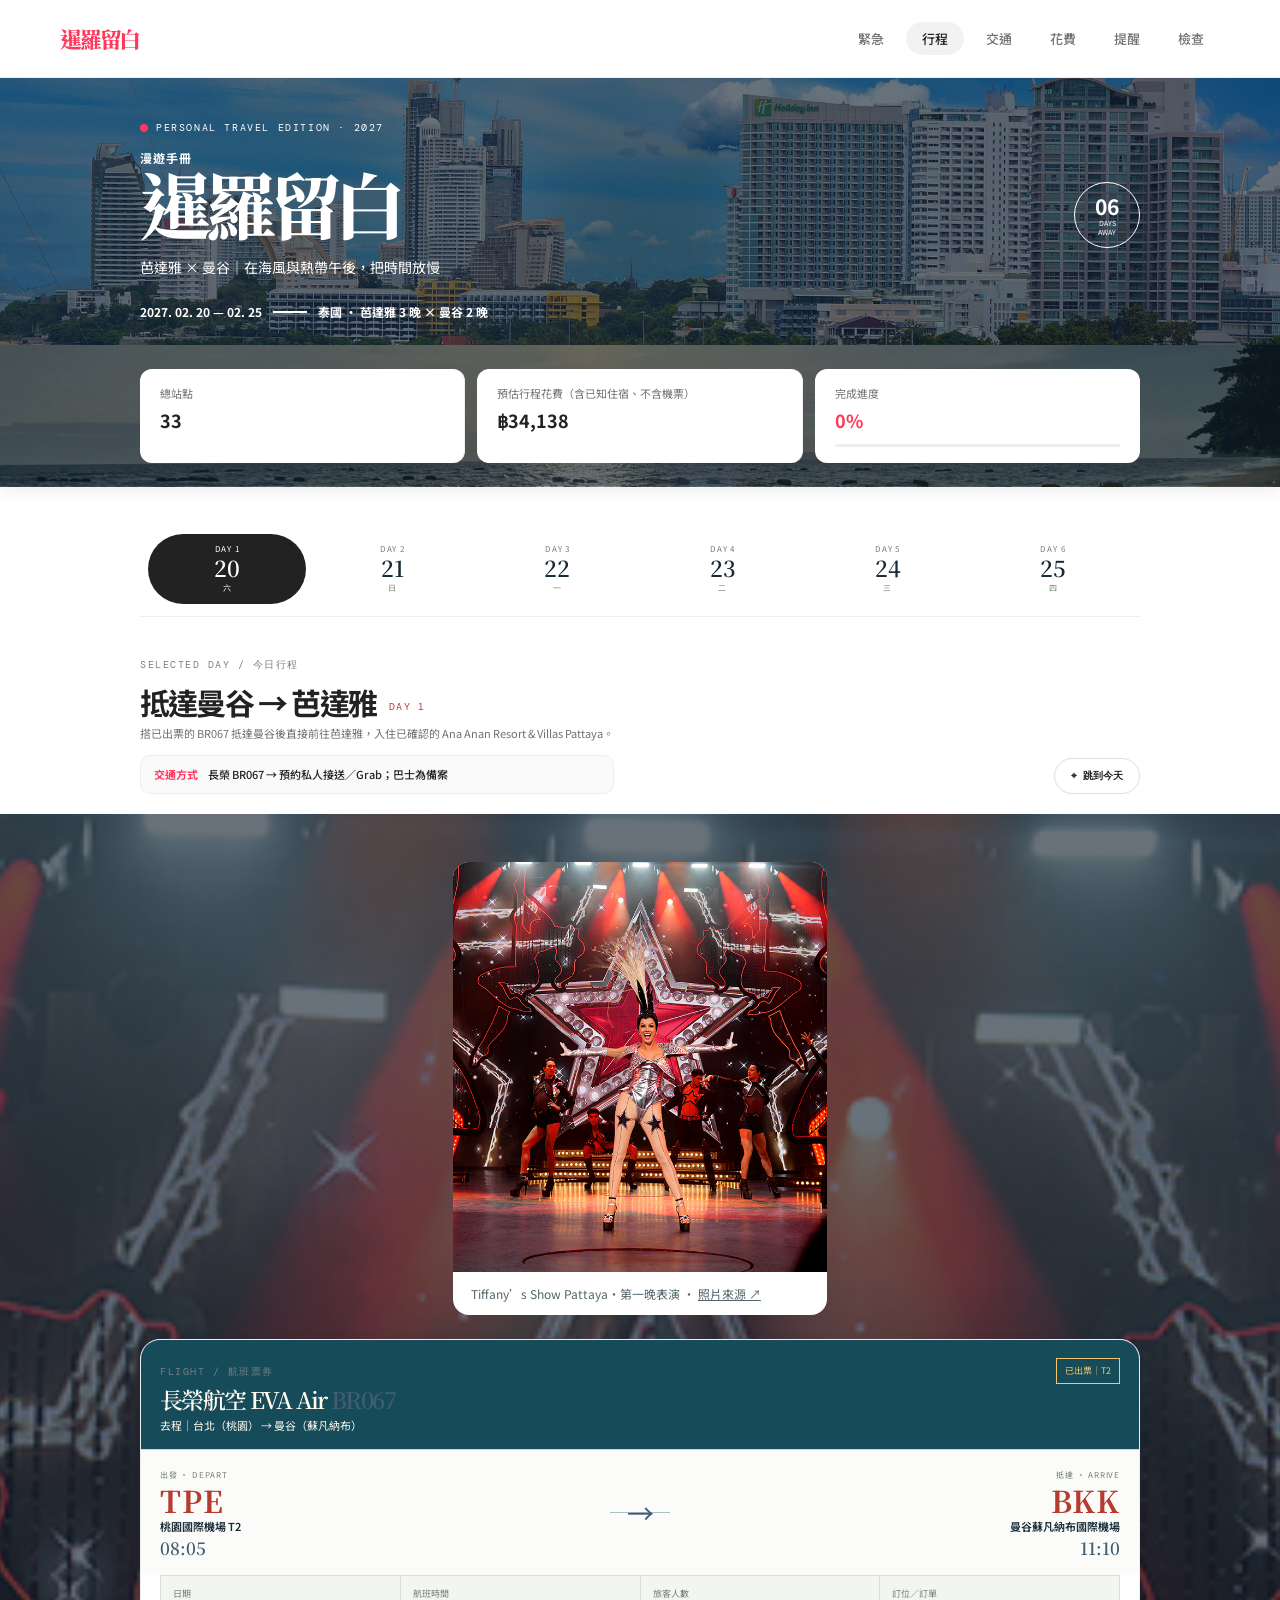
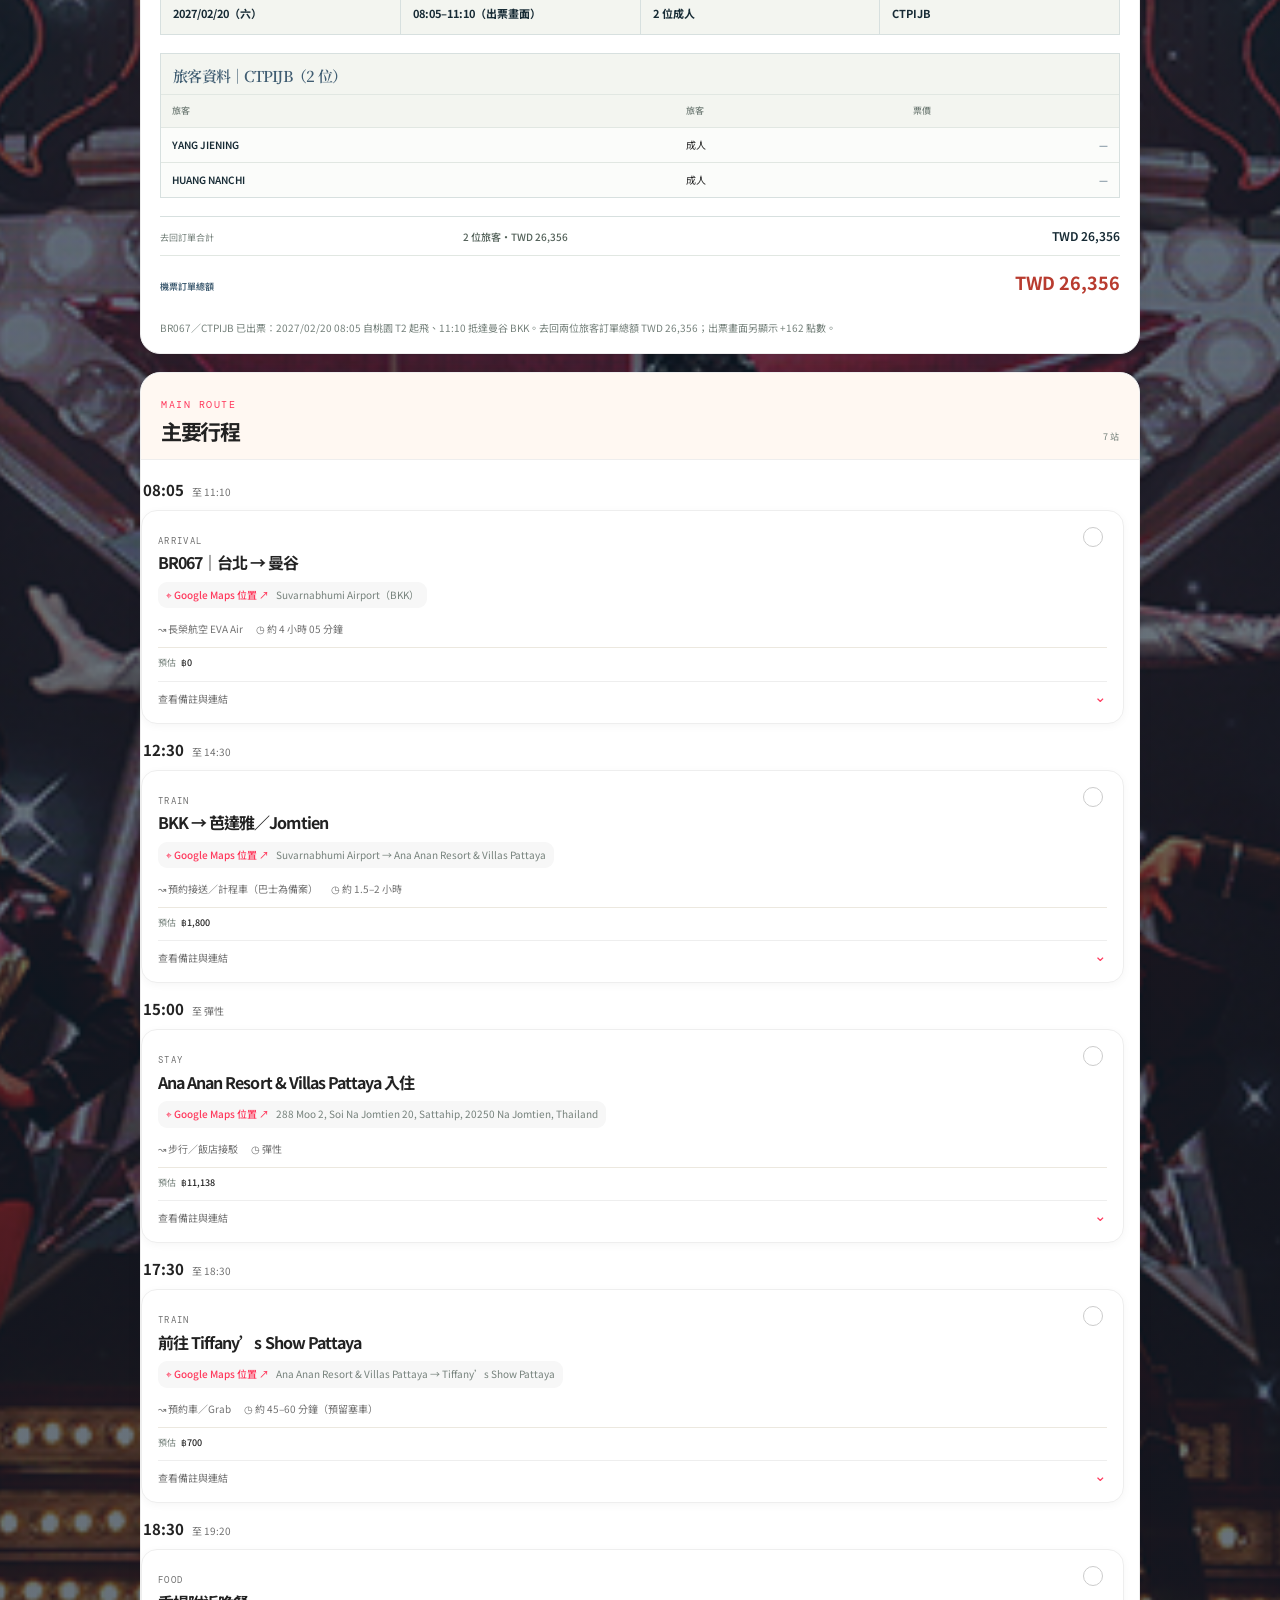
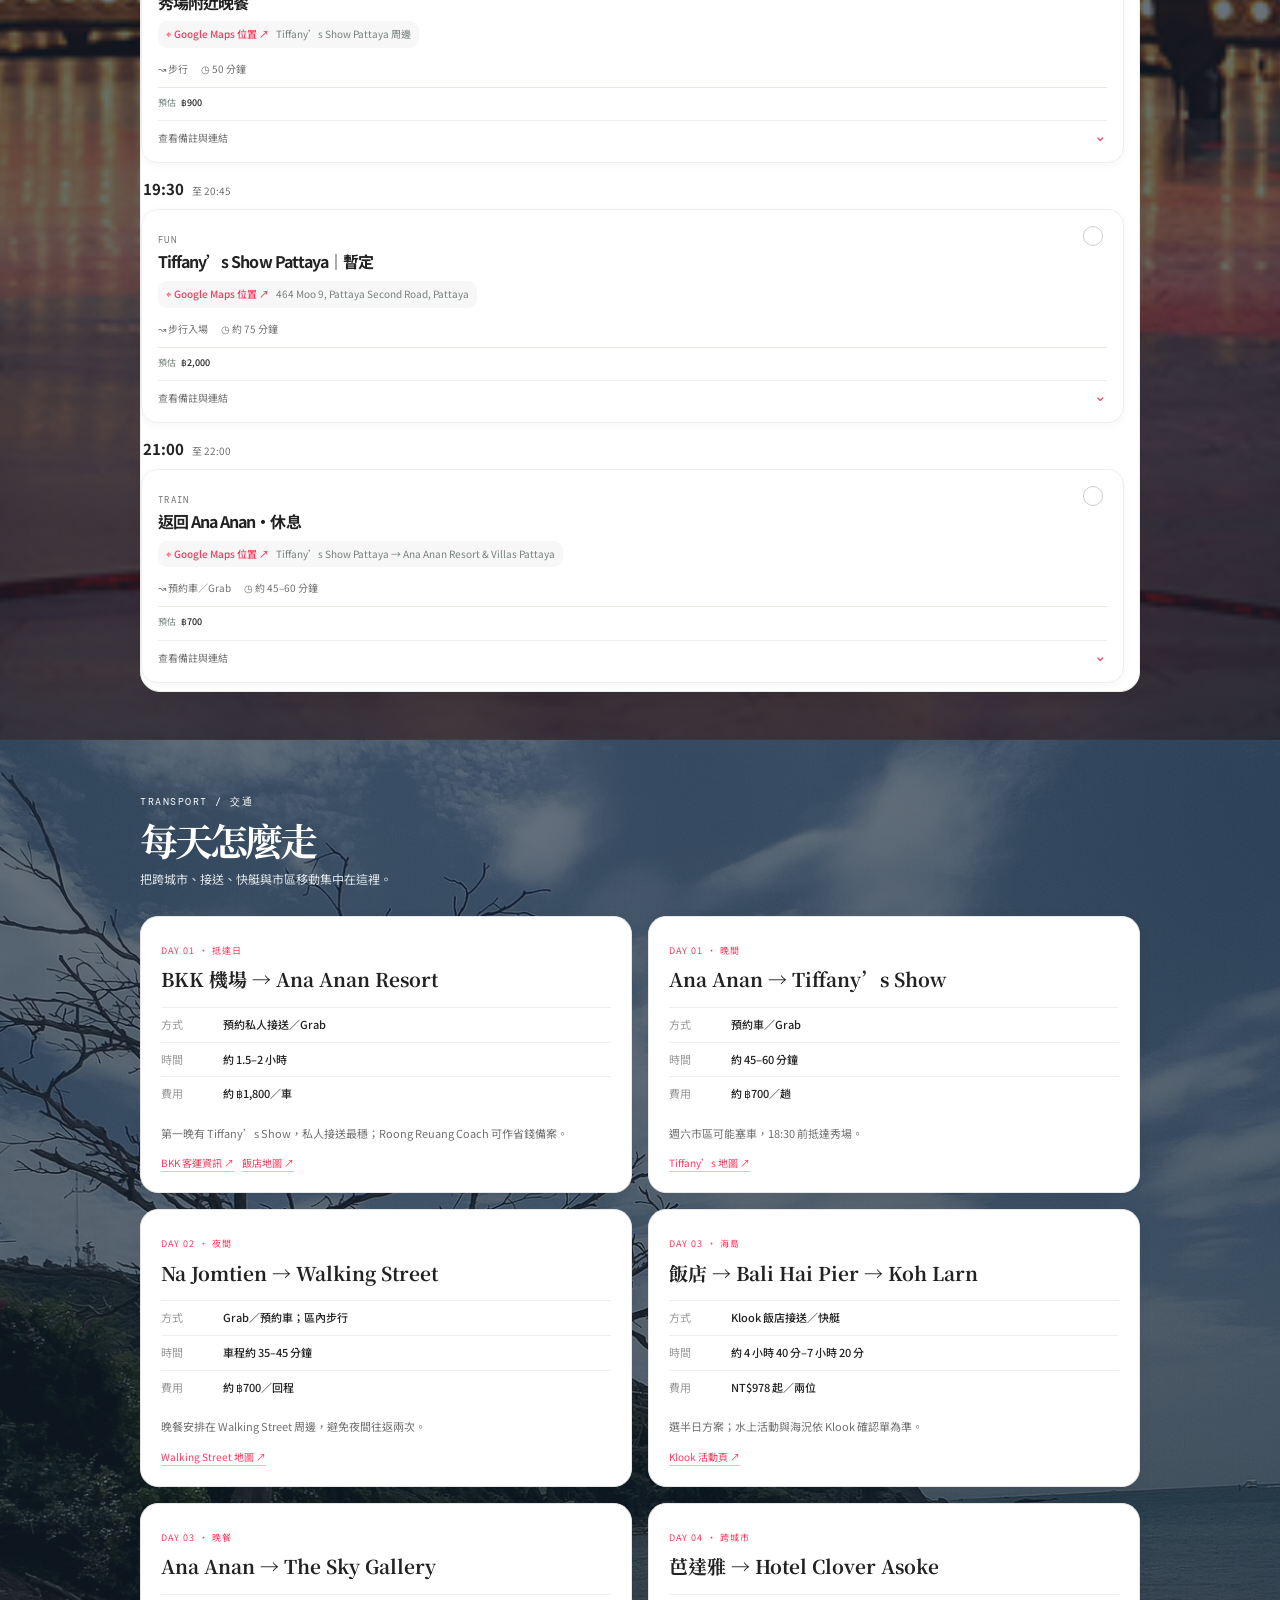
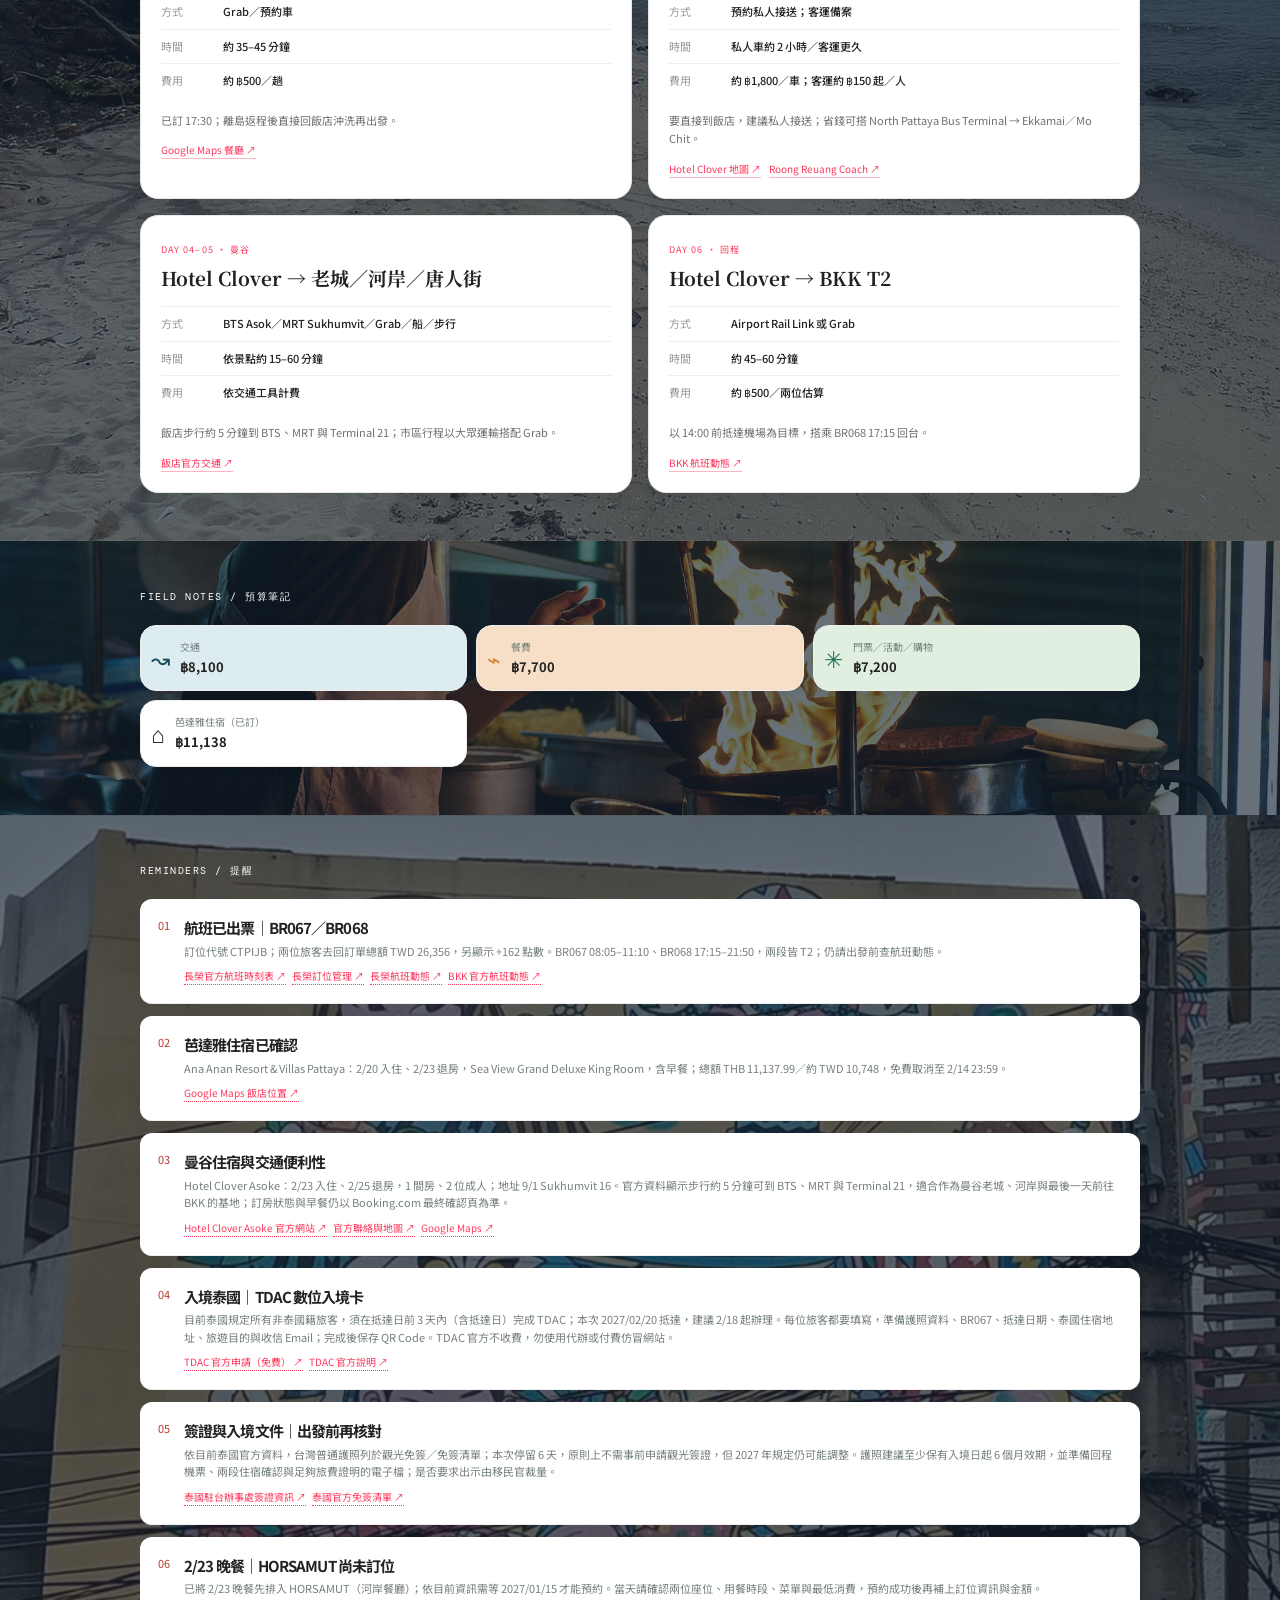
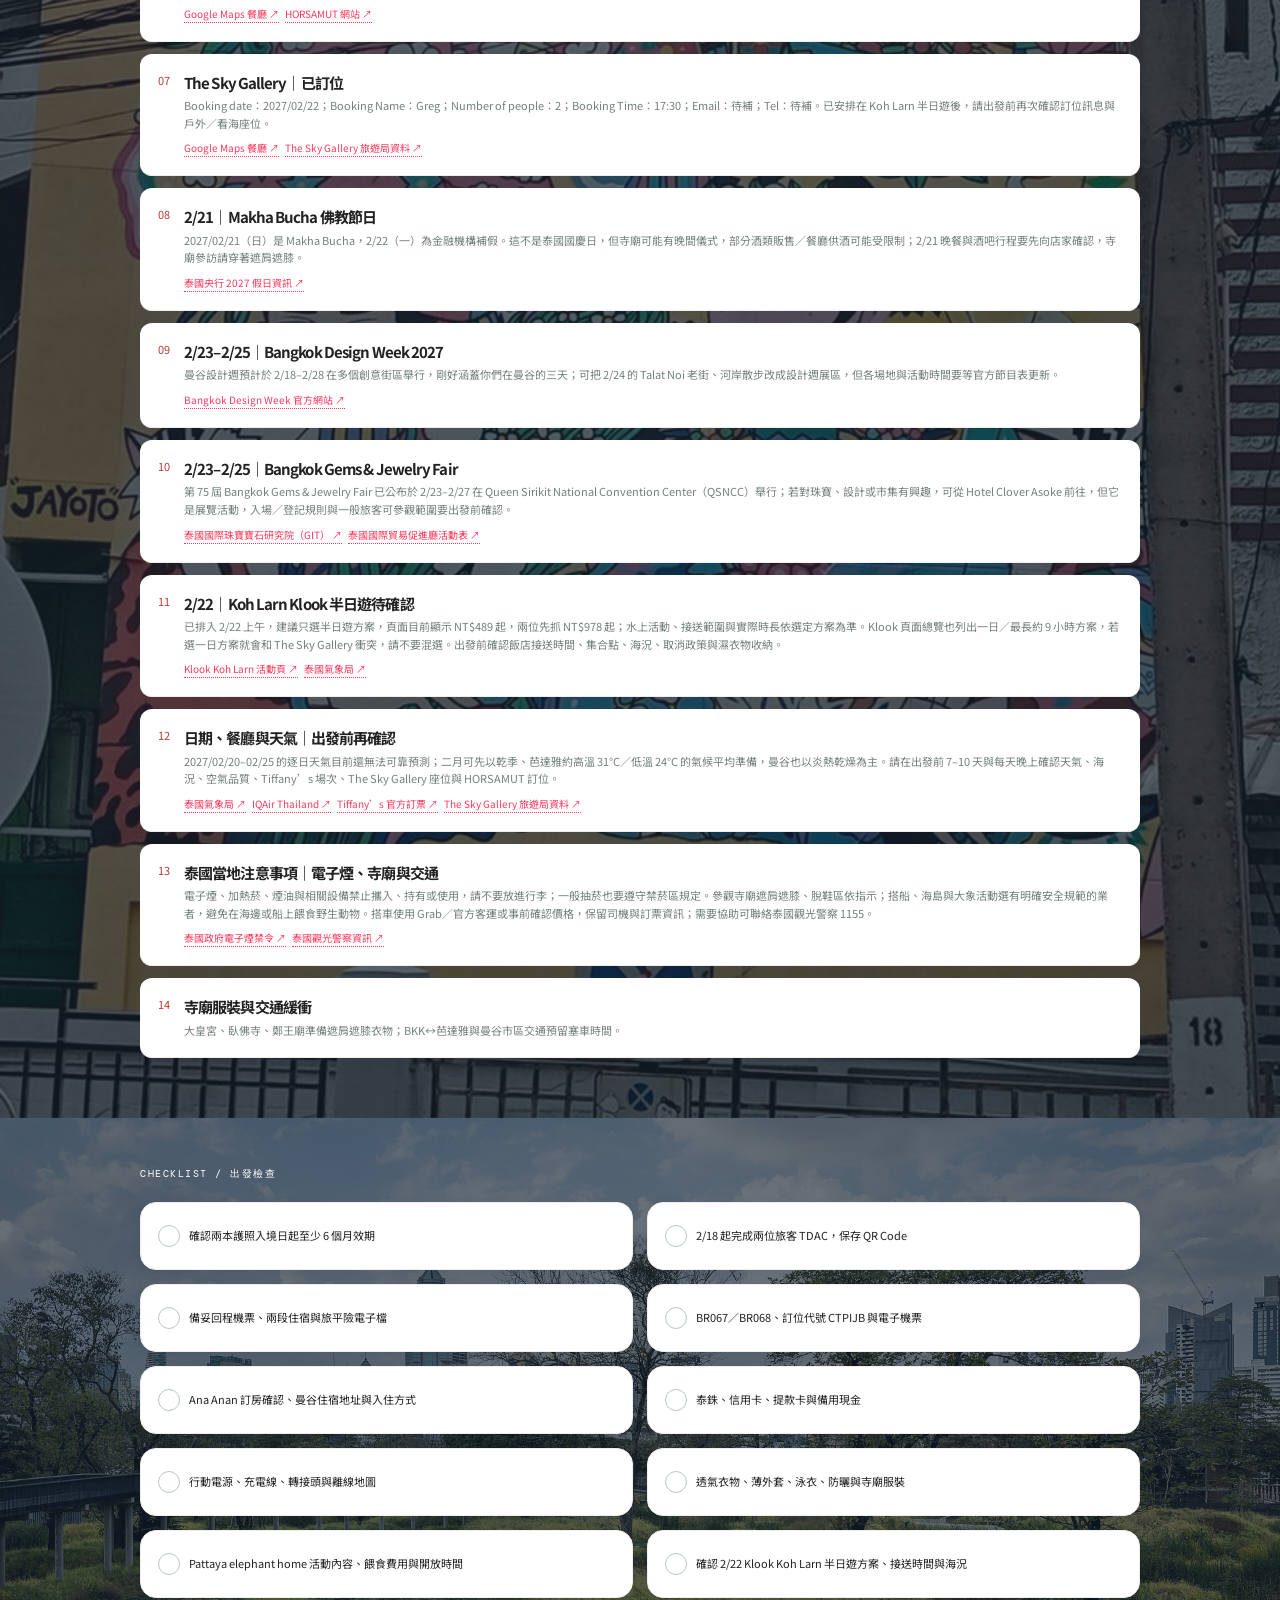
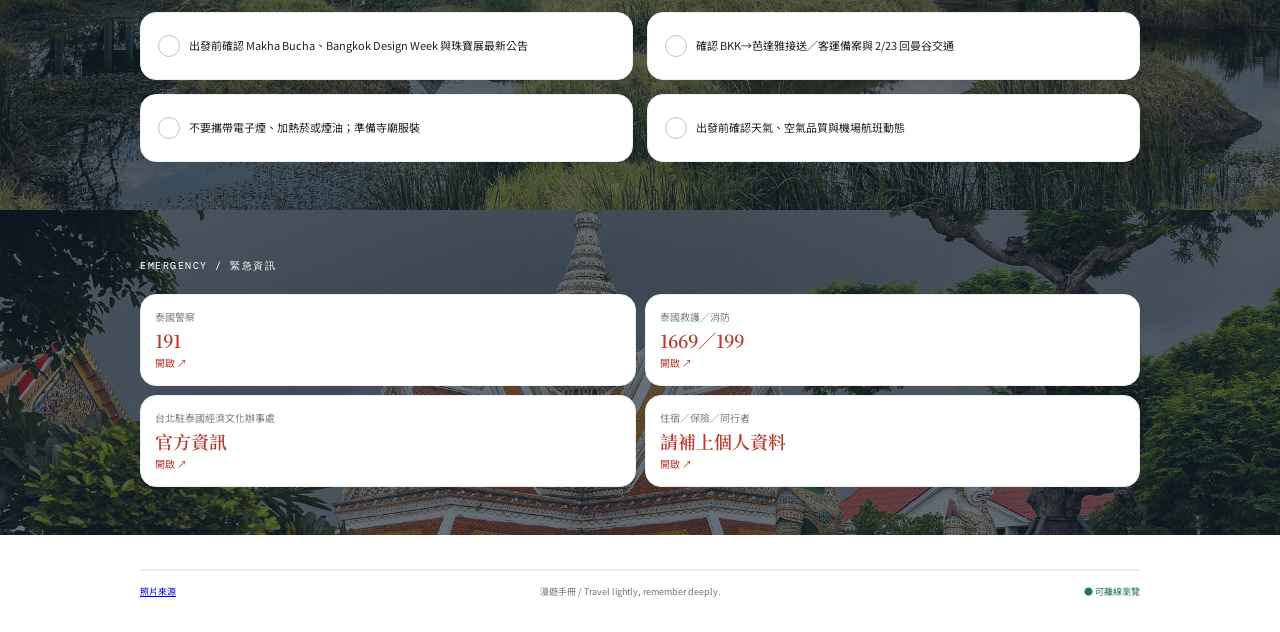
<file: index.html>
<!doctype html>
<html lang="zh-Hant">
  <head>
    <meta charset="UTF-8" />
    <meta name="viewport" content="width=device-width, initial-scale=1, viewport-fit=cover" />
    <meta name="theme-color" content="#263544" />
    <meta name="description" content="一份離線也能使用的手機旅程手冊" />
    <link rel="manifest" href="manifest.webmanifest" />
    <link rel="stylesheet" href="styles.css?v=98" />
    <title>漫遊手冊 · 暹羅留白</title>
  </head>
  <body>
    <div class="paper-texture"></div>
    <main class="app-shell">
      <nav class="main-nav" aria-label="主要導覽">
        <div class="nav-links">
          <button class="nav-link" data-panel="emergency" data-target="emergency-section" type="button">緊急</button>
          <button class="nav-link active" data-panel="itinerary" data-target="itinerary-section" type="button">行程</button>
          <button class="nav-link" data-panel="transport" data-target="transport-section" type="button">交通</button>
          <button class="nav-link" data-panel="budget" data-target="budget-section" type="button">花費</button>
          <button class="nav-link" data-panel="reminders" data-target="reminders-section" type="button">提醒</button>
          <button class="nav-link" data-panel="checks" data-target="checks-section" type="button">檢查</button>
        </div>
        <button class="menu-button" id="menu-button" type="button" aria-label="開啟選單" aria-expanded="false"><i></i><i></i><i></i></button>
      </nav>
      <header class="masthead">
        <div class="eyebrow"><span class="eyebrow-dot"></span> PERSONAL TRAVEL EDITION · 2027</div>
        <div class="masthead-row">
          <div>
            <p class="kicker">漫遊手冊</p>
            <h1 id="trip-title">暹羅留白</h1>
            <p id="trip-subtitle" class="subtitle"></p>
          </div>
          <div class="stamp" aria-label="行程天數"><strong id="trip-days">06</strong><span>DAYS<br />AWAY</span></div>
        </div>
        <div class="date-ribbon"><span id="trip-date-range"></span><span class="ribbon-line"></span><span id="trip-location"></span></div>
      </header>

      <section class="quick-panel tab-panel" data-panel="itinerary" aria-label="旅程摘要">
        <div class="quick-item"><span>總站點</span><strong id="total-stops">—</strong></div>
        <div class="quick-item"><span>預估行程花費（含已知住宿、不含機票）</span><strong id="total-budget">—</strong></div>
        <div class="quick-item progress-item"><span>完成進度</span><strong id="progress-text">0%</strong><div class="progress-track"><div id="progress-bar"></div></div></div>
      </section>

      <section id="itinerary-section" class="anchor-section tab-panel" data-panel="itinerary"><nav class="day-tabs" id="day-tabs" aria-label="每日行程"></nav></section>

      <section id="day-header" class="day-header tab-panel" data-panel="itinerary">
        <div><span class="section-label">SELECTED DAY / 今日行程</span><h2 id="selected-day-title"></h2><p id="selected-day-summary"></p><div class="day-transport"><span>交通方式</span><strong id="selected-day-transport"></strong></div></div>
        <button class="today-button" id="today-button" type="button">⌖ 跳到今天</button>
      </section>

      <section class="timeline tab-panel" data-panel="itinerary" id="timeline" aria-live="polite"></section>

      <section class="transport-section tab-panel" data-panel="transport" id="transport-section" aria-labelledby="transport-heading">
        <div class="section-heading"><span class="section-label">TRANSPORT / 交通</span><h2 id="transport-heading">每天怎麼走</h2><p>把跨城市、接送、快艇與市區移動集中在這裡。</p></div>
        <div class="transport-grid" id="transport-grid"></div>
      </section>

      <section class="budget-section tab-panel" data-panel="budget" id="budget-section">
        <div class="section-label">FIELD NOTES / 預算筆記</div>
        <div class="budget-grid" id="budget-grid"></div>
      </section>

      <section class="utility-section tab-panel" data-panel="reminders" id="reminders-section">
        <div class="section-label">REMINDERS / 提醒</div>
        <div class="utility-list" id="reminders-list"></div>
      </section>

      <section class="utility-section tab-panel" data-panel="checks" id="checks-section">
        <div class="section-label">CHECKLIST / 出發檢查</div>
        <div class="checklist" id="checklist"></div>
      </section>

      <section class="utility-section tab-panel" data-panel="emergency" id="emergency-section">
        <div class="section-label">EMERGENCY / 緊急資訊</div>
        <div class="emergency-grid" id="emergency-grid"></div>
      </section>

      <footer><a href="photo-credits.html">照片來源</a><span>漫遊手冊 / Travel lightly, remember deeply.</span><span id="offline-status">● 可離線瀏覽</span></footer>
    </main>
    <script src="data.js?v=98"></script>
    <script src="app.js?v=98"></script>
  </body>
</html>
</file>
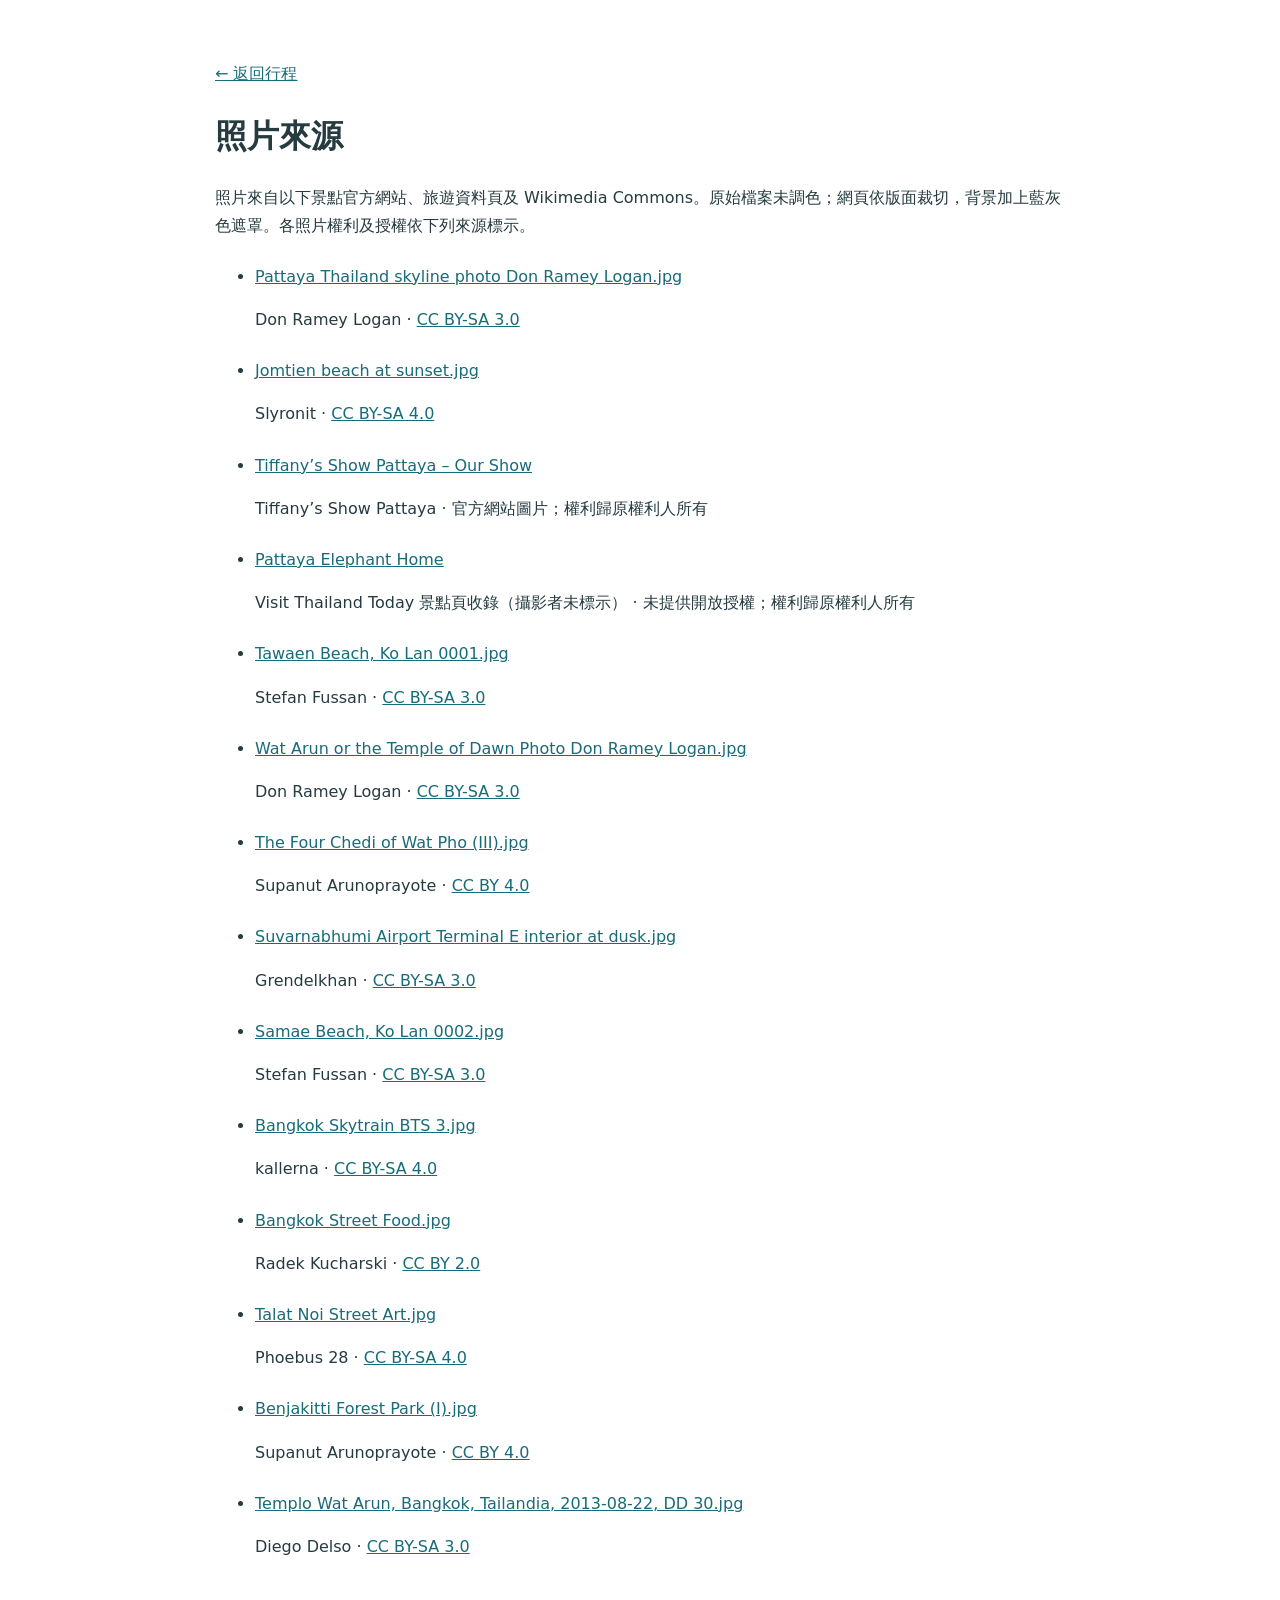
<file: photo-credits.html>
<!doctype html><html lang="zh-Hant"><meta charset="utf-8"><meta name="viewport" content="width=device-width,initial-scale=1"><title>照片來源｜暹羅留白</title><style>body{font:16px/1.7 system-ui;max-width:850px;margin:40px auto;padding:20px;color:#263b40}li{margin:24px 0;overflow-wrap:anywhere}a{color:#186b78}</style><a href="index.html">← 返回行程</a><h1>照片來源</h1><p>照片來自以下景點官方網站、旅遊資料頁及 Wikimedia Commons。原始檔案未調色；網頁依版面裁切，背景加上藍灰色遮罩。各照片權利及授權依下列來源標示。</p><ul><li id="cover"><a href="https://commons.wikimedia.org/wiki/File:Pattaya_Thailand_skyline_photo_Don_Ramey_Logan.jpg">Pattaya Thailand skyline photo Don Ramey Logan.jpg</a><p>Don Ramey Logan · <a href="https://creativecommons.org/licenses/by-sa/3.0">CC BY-SA 3.0</a></p></li><li id="summary"><a href="https://commons.wikimedia.org/wiki/File:Jomtien_beach_at_sunset.jpg">Jomtien beach at sunset.jpg</a><p>Slyronit · <a href="https://creativecommons.org/licenses/by-sa/4.0">CC BY-SA 4.0</a></p></li><li id="day-1"><a href="https://www.tiffany-show.co.th/">Tiffany’s Show Pattaya – Our Show</a><p>Tiffany’s Show Pattaya · 官方網站圖片；權利歸原權利人所有</p></li><li id="day-2"><a href="https://www.visitthailandtoday.com/activities-tours/pattaya/pattaya-elephant-home">Pattaya Elephant Home</a><p>Visit Thailand Today 景點頁收錄（攝影者未標示） · 未提供開放授權；權利歸原權利人所有</p></li><li id="day-3"><a href="https://commons.wikimedia.org/wiki/File:Tawaen_Beach,_Ko_Lan_0001.jpg">Tawaen Beach, Ko Lan 0001.jpg</a><p>Stefan Fussan · <a href="https://creativecommons.org/licenses/by-sa/3.0">CC BY-SA 3.0</a></p></li><li id="day-4"><a href="https://commons.wikimedia.org/wiki/File:Wat_Arun_or_the_Temple_of_Dawn_Photo_Don_Ramey_Logan.jpg">Wat Arun or the Temple of Dawn Photo Don Ramey Logan.jpg</a><p>Don Ramey Logan · <a href="https://creativecommons.org/licenses/by-sa/3.0">CC BY-SA 3.0</a></p></li><li id="day-5"><a href="https://commons.wikimedia.org/wiki/File:The_Four_Chedi_of_Wat_Pho_(III).jpg">The Four Chedi of Wat Pho (III).jpg</a><p>Supanut Arunoprayote · <a href="https://creativecommons.org/licenses/by/4.0">CC BY 4.0</a></p></li><li id="day-6"><a href="https://commons.wikimedia.org/wiki/File:Suvarnabhumi_Airport_Terminal_E_interior_at_dusk.jpg">Suvarnabhumi Airport Terminal E interior at dusk.jpg</a><p>Grendelkhan · <a href="https://creativecommons.org/licenses/by-sa/3.0">CC BY-SA 3.0</a></p></li><li id="transport-pattaya"><a href="https://commons.wikimedia.org/wiki/File:Samae_Beach,_Ko_Lan_0002.jpg">Samae Beach, Ko Lan 0002.jpg</a><p>Stefan Fussan · <a href="https://creativecommons.org/licenses/by-sa/3.0">CC BY-SA 3.0</a></p></li><li id="transport-bangkok"><a href="https://commons.wikimedia.org/wiki/File:Bangkok_Skytrain_BTS_3.jpg">Bangkok Skytrain BTS 3.jpg</a><p>kallerna · <a href="https://creativecommons.org/licenses/by-sa/4.0">CC BY-SA 4.0</a></p></li><li id="budget"><a href="https://commons.wikimedia.org/wiki/File:Bangkok_Street_Food.jpg">Bangkok Street Food.jpg</a><p>Radek Kucharski · <a href="https://creativecommons.org/licenses/by/2.0">CC BY 2.0</a></p></li><li id="reminders"><a href="https://commons.wikimedia.org/wiki/File:Talat_Noi_Street_Art.jpg">Talat Noi Street Art.jpg</a><p>Phoebus 28 · <a href="https://creativecommons.org/licenses/by-sa/4.0">CC BY-SA 4.0</a></p></li><li id="checks"><a href="https://commons.wikimedia.org/wiki/File:Benjakitti_Forest_Park_(I).jpg">Benjakitti Forest Park (I).jpg</a><p>Supanut Arunoprayote · <a href="https://creativecommons.org/licenses/by/4.0">CC BY 4.0</a></p></li><li id="emergency"><a href="https://commons.wikimedia.org/wiki/File:Templo_Wat_Arun,_Bangkok,_Tailandia,_2013-08-22,_DD_30.jpg">Templo Wat Arun, Bangkok, Tailandia, 2013-08-22, DD 30.jpg</a><p>Diego Delso · <a href="https://creativecommons.org/licenses/by-sa/3.0">CC BY-SA 3.0</a></p></li></ul></html>
</file>
<file: styles.css>
@import url('https://fonts.googleapis.com/css2?family=DM+Mono:wght@400;500&family=Noto+Sans+TC:wght@400;500;600;700&family=Noto+Serif+TC:wght@500;600;700;900&family=Noto+Serif+Thai:wght@500;600;700&display=swap');
:root { --ink:#1e2927; --muted:#75817b; --cream:#f4efe6; --paper:#fbf9f4; --line:#ddd8cc; --red:#ce5b3d; --blue:#54758b; --orange:#c1824c; --green:#6e8065; }
* { box-sizing:border-box; }
body { margin:0; background:#dfe4da; color:var(--ink); font-family:'DM Mono', ui-monospace, monospace; font-size:13px; line-height:1.6; }
.paper-texture { position:fixed; inset:0; pointer-events:none; opacity:.28; background-image:radial-gradient(#8a968a 0.5px,transparent .5px); background-size:7px 7px; mix-blend-mode:multiply; }
.app-shell { width:min(100%, 760px); margin:0 auto; min-height:100vh; padding:30px clamp(20px,5vw,64px) 42px; background:var(--paper); box-shadow:0 0 70px #75847635; position:relative; overflow:hidden; }
.masthead { border-bottom:1px solid var(--line); padding-bottom:17px; animation:rise .6s both; }.eyebrow,.section-label,.stop-kind { font-size:10px; letter-spacing:.15em; color:var(--muted); }.eyebrow { display:flex; gap:8px; align-items:center; }.eyebrow-dot { width:6px; height:6px; border-radius:50%; background:var(--red); display:inline-block; }.masthead-row { display:flex; justify-content:space-between; align-items:flex-end; margin-top:24px; }.kicker { margin:0 0 2px; color:var(--red); font-size:12px; letter-spacing:.14em; }.masthead h1 { font-family:'Noto Serif TC',serif; font-size:clamp(42px,10vw,72px); letter-spacing:-.08em; line-height:1.05; margin:0; font-weight:900; }.subtitle { color:var(--muted); margin:10px 0 0; font-size:12px; }.stamp { width:60px; height:60px; border:1px solid var(--red); color:var(--red); border-radius:50%; display:flex; flex-direction:column; justify-content:center; align-items:center; transform:rotate(8deg); line-height:1.2; }.stamp strong { font-size:21px; }.stamp span { font-size:7px; text-align:center; }.date-ribbon { display:flex; align-items:center; gap:11px; margin-top:28px; font-size:11px; color:var(--ink); }.ribbon-line { width:28px; height:1px; background:var(--red); }.date-ribbon span:last-child { color:var(--muted); font-size:10px; }
.hero-card { margin:30px 0 18px; background:var(--ink); color:var(--paper); padding:25px 25px 20px; position:relative; overflow:hidden; animation:rise .7s .1s both; }.hero-card:after { content:'K'; position:absolute; right:4px; top:-45px; font:900 220px/1 'Noto Serif TC',serif; color:#ffffff08; transform:rotate(12deg); }.hero-copy { position:relative; z-index:1; }.hero-card .section-label { color:#a8b8aa; }.hero-card h2 { font:600 clamp(24px,6vw,38px)/1.35 'Noto Serif TC',serif; letter-spacing:-.08em; margin:12px 0 9px; }.hero-card h2 em { color:#e58a6b; font-style:normal; }.hero-card p { color:#c3cdc3; max-width:520px; margin:0; }.weather-note { border-top:1px solid #ffffff22; margin-top:24px; padding-top:14px; display:flex; gap:12px; align-items:center; color:#dce6dc; position:relative; z-index:1; }.weather-note span:last-child { display:block; color:#abb9ac; font-size:11px; }.weather-icon { color:#e58a6b; font-size:25px; }
.quick-panel { display:grid; grid-template-columns:repeat(3,1fr); border:1px solid var(--line); margin-bottom:27px; animation:rise .7s .2s both; }.quick-item { padding:14px 13px; border-right:1px solid var(--line); }.quick-item:last-child { border:0; }.quick-item span { display:block; color:var(--muted); font-size:10px; margin-bottom:3px; }.quick-item strong { font-size:16px; }.progress-item strong { color:var(--red); }.progress-track { height:3px; background:#e2ded3; margin-top:9px; }.progress-track div { width:0; height:100%; background:var(--red); transition:width .5s ease; }
.day-tabs { display:flex; gap:7px; overflow-x:auto; padding:1px 0 9px; scrollbar-width:none; border-bottom:1px solid var(--line); }.day-tabs::-webkit-scrollbar { display:none; }.day-tab { flex:1 0 54px; min-height:67px; border:0; background:transparent; color:var(--muted); padding:8px 4px; cursor:pointer; text-align:center; position:relative; font:inherit; }.day-tab:after { content:''; position:absolute; bottom:-10px; left:18%; right:18%; height:2px; background:transparent; }.day-tab span,.day-tab small { display:block; font-size:8px; letter-spacing:.1em; }.day-tab strong { display:block; font:600 22px 'Noto Serif TC',serif; line-height:1.2; color:var(--ink); }.day-tab.active { color:var(--red); }.day-tab.active strong { color:var(--red); }.day-tab.active:after { background:var(--red); }
.day-header { display:flex; justify-content:space-between; align-items:flex-end; margin:30px 0 23px; }.day-header h2 { font:600 27px 'Noto Serif TC',serif; letter-spacing:-.07em; margin:7px 0 1px; }.day-header h2 span { font:10px 'DM Mono',monospace; letter-spacing:.12em; color:var(--red); vertical-align:middle; margin-left:8px; }.day-header p { color:var(--muted); margin:0; font-size:11px; }.today-button { border:1px solid var(--red); background:transparent; color:var(--red); padding:8px 11px; cursor:pointer; font:10px 'DM Mono',monospace; white-space:nowrap; }.today-button:hover { background:var(--red); color:var(--paper); }
.timeline { display:flex; flex-direction:column; }.stop { display:grid; grid-template-columns:53px 29px 1fr; gap:0; animation:rise .45s both; }.stop:nth-child(2){animation-delay:.06s}.stop:nth-child(3){animation-delay:.12s}.stop-time { text-align:right; padding-top:19px; padding-right:10px; }.stop-time strong { display:block; font-size:15px; }.stop-time span { display:block; color:var(--muted); font-size:9px; }.timeline-line { position:relative; border-left:1px solid #c9cfc5; }.stop:first-child .timeline-line { border-top:1px solid #c9cfc5; }.stop-icon { width:27px; height:27px; border-radius:50%; background:var(--paper); border:1px solid #bfc8bd; display:grid; place-items:center; position:relative; left:-14px; top:15px; color:var(--red); font-size:12px; z-index:1; }.stop-card { border:1px solid var(--line); margin:0 0 13px 10px; padding:16px 16px 13px; position:relative; transition:.2s; }.stop-card:hover { border-color:#aebbae; transform:translateX(2px); }.stop-top { display:flex; justify-content:space-between; gap:8px; }.stop-kind { color:var(--red); font-size:9px; }.stop-card h3 { margin:3px 0 8px; font:600 18px/1.35 'Noto Serif TC',serif; letter-spacing:-.05em; }.place-link { display:flex; flex-wrap:wrap; align-items:baseline; gap:4px 7px; max-width:100%; width:fit-content; color:var(--muted); font-size:10px; text-decoration:none; border:1px solid #c3d1d5; padding:6px 8px; line-height:1.45; }.place-link:hover { border-color:var(--blue); background:#f1f5f4; }.place-link-label { color:var(--blue); font-weight:500; white-space:nowrap; }.place-link-address { color:var(--muted); overflow-wrap:anywhere; }.stop-meta { display:flex; gap:13px; color:#62716a; font-size:10px; margin-top:13px; }.stop-note { color:var(--muted); font-size:11px; margin:9px 0 0; padding-top:9px; border-top:1px solid #ece8df; }.stop-cost { position:absolute; top:16px; right:16px; font-size:9px; color:var(--muted); }.stop-cost b { color:var(--ink); font-weight:500; margin-left:3px; }.check-wrap { cursor:pointer; position:relative; width:24px; height:24px; }.check-wrap input { position:absolute; opacity:0; }.check-wrap span { display:block; border:1px solid #b8c2b7; width:20px; height:20px; border-radius:50%; }.check-wrap input:checked + span { background:var(--red); border-color:var(--red); }.check-wrap input:checked + span:after { content:'✓'; color:white; display:block; text-align:center; line-height:18px; font-size:12px; }.completed .stop-card { background:#f6f5ef; opacity:.66; }.completed h3 { text-decoration:line-through; text-decoration-color:var(--red); }.completed .stop-icon { background:var(--red); color:white; }
.budget-section { margin-top:34px; border-top:1px solid var(--line); padding-top:22px; }.budget-grid { display:grid; grid-template-columns:repeat(3,1fr); gap:9px; margin-top:13px; }.budget-card { display:flex; align-items:center; gap:10px; padding:13px 10px; background:#eef1e9; }.budget-card.blue { background:#e8eef0; }.budget-card.orange { background:#f3ece4; }.budget-icon { font-size:23px; }.budget-card span { display:block; color:var(--muted); font-size:10px; }.budget-card strong { font-size:13px; }.budget-card.blue .budget-icon { color:var(--blue); }.budget-card.orange .budget-icon { color:var(--orange); }.budget-card.green .budget-icon { color:var(--green); }footer { border-top:1px solid var(--line); margin-top:34px; padding-top:14px; display:flex; justify-content:space-between; color:var(--muted); font-size:9px; }#offline-status { color:var(--green); }
@keyframes rise { from { opacity:0; transform:translateY(10px); } to { opacity:1; transform:translateY(0); } }
@media (max-width:520px) { .app-shell { padding-top:22px; }.masthead h1 { font-size:46px; }.hero-card { padding:21px 18px 18px; }.quick-item { padding:12px 9px; }.quick-item strong { font-size:13px; }.day-header { align-items:flex-start; flex-direction:column; gap:13px; }.stop { grid-template-columns:47px 25px 1fr; }.stop-card { margin-left:8px; padding:14px 13px; }.stop-cost { position:static; margin-top:10px; padding-top:8px; border-top:1px solid #ece8df; }.budget-grid { grid-template-columns:1fr; }.budget-card { padding:10px 12px; } footer { flex-direction:column; gap:3px; } }
/* official transport links */
.stop-links { display:flex; flex-wrap:wrap; gap:6px; margin-top:10px; }
.stop-links a { color:var(--blue); border:1px solid #c3d1d5; padding:3px 7px; font-size:9px; text-decoration:none; }
.stop-links a:hover { background:var(--blue); color:white; }
.main-nav { display:flex; align-items:center; justify-content:space-between; padding:2px 0 20px; margin-bottom:8px; border-bottom:1px solid var(--line); position:relative; z-index:2; background:var(--paper); }
.nav-links { display:flex; gap:26px; align-items:center; }
.nav-link { border:0; background:transparent; padding:5px 0; color:var(--muted); cursor:pointer; font:600 14px 'Noto Serif TC',serif; position:relative; }
.nav-link:after { content:''; position:absolute; left:0; right:0; bottom:0; height:2px; background:transparent; }.nav-link.active,.nav-link:hover { color:var(--ink); }.nav-link.active:after { background:var(--ink); }
.menu-button { border:0; background:transparent; width:32px; padding:6px 0; cursor:pointer; display:grid; gap:5px; }.menu-button i { height:1px; width:30px; background:var(--ink); display:block; }
.anchor-section,.utility-section { scroll-margin-top:20px; }.utility-section { border-top:1px solid var(--line); margin-top:34px; padding-top:22px; }
.utility-list { margin-top:13px; }.utility-row { display:flex; gap:14px; padding:13px 0; border-bottom:1px solid #e8e4da; }.utility-index { color:var(--red); font-size:11px; }.utility-row strong { font:600 15px 'Noto Serif TC',serif; }.utility-row p { margin:3px 0 0; color:var(--muted); font-size:11px; }
.reminder-links { display:flex; flex-wrap:wrap; gap:6px; margin-top:8px; }.reminder-link { color:var(--blue); border-bottom:1px dotted var(--blue); font-size:10px; text-decoration:none; }
.checklist { display:grid; grid-template-columns:1fr 1fr; gap:9px; margin-top:13px; }.checklist-row { display:flex; align-items:center; gap:9px; border:1px solid var(--line); padding:11px; cursor:pointer; color:#536159; font-size:11px; }.checklist-row input { position:absolute; opacity:0; }.check-box { width:17px; height:17px; border:1px solid #aab7a9; border-radius:50%; flex:none; }.checklist-row input:checked + .check-box { background:var(--green); border-color:var(--green); }.checklist-row input:checked + .check-box:after { content:'✓'; display:block; color:white; text-align:center; line-height:15px; font-size:11px; }.checklist-row input:checked ~ span:last-child { text-decoration:line-through; color:var(--muted); }
.emergency-grid { display:grid; grid-template-columns:1fr 1fr; gap:9px; margin-top:13px; }.emergency-card { display:block; border:1px solid var(--line); padding:14px; color:var(--ink); text-decoration:none; }.emergency-card:hover { border-color:var(--red); }.emergency-card span,.emergency-card small { display:block; color:var(--muted); font-size:10px; }.emergency-card strong { display:block; margin:2px 0; font:600 18px 'Noto Serif TC',serif; }.emergency-card small { color:var(--red); }
@media (max-width:520px) { .main-nav { margin-left:-2px; margin-right:-2px; }.nav-links { position:absolute; left:0; right:0; top:42px; display:none; flex-direction:column; align-items:stretch; gap:0; padding:8px 14px; background:var(--paper); border:1px solid var(--line); box-shadow:0 12px 28px #1e29271a; }.nav-links.open { display:flex; }.nav-link { text-align:left; padding:10px 0; border-bottom:1px solid #ebe7de; }.nav-link:last-child { border:0; }.checklist,.emergency-grid { grid-template-columns:1fr; } }
.stop-cost { position:static; margin-top:10px; padding-top:8px; border-top:1px solid #ece8df; }
.stop-time { min-width:0; }.stop-time strong { white-space:nowrap; font-size:14px; }
@media (max-width:520px) { .stop { grid-template-columns:60px 25px minmax(0,1fr); } }
.stop-time { padding-right:22px; transform:translateX(-8px); }
.stop-time span { font-size:14px; line-height:1.4; color:var(--ink); font-weight:700; }
.tab-panel[hidden] { display:none !important; }

/* Thai slow-travel palette: temple vermilion, frangipani cream, teak and deep indigo. */
:root { --ink:#2b2424; --paper:#fffaf0; --cream:#f4e7d0; --line:#dfcdb6; --red:#a83d32; --blue:#31566a; --orange:#c27a3d; --green:#6d7b4f; --moss:#6d7b4f; --indigo:#31566a; }
body { background:#d9c3a3; }
.paper-texture { opacity:.22; background-image:radial-gradient(#9d6b4c .55px,transparent .55px); background-size:8px 8px; }
.app-shell { background:var(--paper); box-shadow:0 0 80px #6f3e2b33; }
.eyebrow-dot,.progress-track div,.stamp,.today-button,.day-tab.active:after { background-color:var(--red); }
.kicker,.stop-kind,.day-tab.active,.progress-item strong { color:var(--red); }
.hero-card { background:#342525; }
.hero-card:after { content:'ไทย'; color:#ffffff09; }
.hero-card h2 em,.route-map-copy h2 em,.story-index h2 em,.guide-desk h2 em { color:#e29a62; }
.cover-image { background:linear-gradient(145deg,#d98b55 0%,#a83d32 42%,#5e2930 43%,#273847 100%); }
.cover-image:before { background:#e3b56e; opacity:.86; }
.cover-kanji { font-family:'Noto Serif Thai','Noto Serif TC',serif; letter-spacing:-.08em; }
.cover-seal { border-color:#ffe8bd99; color:#ffe8bd; }
.route-card-vermillion { background:#a83d32; }.route-card-moss { background:#6d7b4f; }.route-card-indigo { background:#31566a; }.route-card-sand { background:#c27a3d; }
.route-map { background:#f0e1c8; }
.route-map:after { content:'ไทย'; color:#ffffff55; }
.route-stop:before { border-color:var(--red); }.route-stop-kyoto:before { border-color:var(--green); }
.budget-card { background:#f0eadc; }.budget-card.blue { background:#e4edf0; }.budget-card.orange { background:#f5e5d3; }
.guide-kyoto { background:#e8eadb; }.guide-kyoto:after { content:'เชียงใหม่'; color:var(--moss); }.guide-osaka { background:#f0dfd3; }.guide-osaka:after { content:'曼谷'; color:var(--red); }
.flight-card-head,.flight-table caption { background:#f1e3cf; }
.flight-card { border-color:#d7b795; background:#fff8ed; }.flight-status { border-color:#c68b61; color:#8b4c32; }.flight-airport strong { color:var(--red); }
.stop-card:hover { border-color:#c68b61; }.stop-icon { color:var(--red); border-color:#d8b28f; }

/* editorial travel journal layer */
:root { --ink:#202b29; --paper:#fbf8f1; --cream:#eee7da; --line:#d8d0c1; --red:#c7533c; --moss:#68745d; --indigo:#405d72; }
body { background:#d7ddd3; }
.app-shell { width:min(100%,1120px); max-width:1120px; padding:25px clamp(22px,5vw,70px) 50px; background:var(--paper); }
.main-nav { margin-bottom:19px; position:sticky; top:0; padding-top:8px; padding-bottom:18px; }
.masthead { padding-bottom:22px; }
.masthead h1 { font-size:clamp(48px,8vw,82px); letter-spacing:-.12em; }
.eyebrow { letter-spacing:.22em; }
.cover-story { display:grid; grid-template-columns:minmax(0,1.2fr) minmax(260px,.8fr); min-height:310px; margin:30px 0 22px; background:#26322f; color:var(--paper); overflow:hidden; animation:rise .7s .1s both; }
.cover-image { position:relative; min-height:310px; overflow:hidden; background:linear-gradient(145deg, #80907b 0%, #536b62 43%, #263a3d 44%, #243238 100%); }
.cover-image:before { content:''; position:absolute; width:75%; height:125%; left:-12%; bottom:-53%; border-radius:50%; background:#ba6848; opacity:.88; transform:rotate(-18deg); }
.cover-image:after { content:''; position:absolute; inset:18px; border:1px solid #ffffff5c; pointer-events:none; }
.cover-kanji { position:absolute; z-index:1; right:16%; top:11%; font:900 clamp(70px,12vw,135px)/.9 'Noto Serif TC',serif; letter-spacing:-.2em; writing-mode:vertical-rl; color:#f8f0dfcc; text-shadow:8px 12px 0 #26322f26; }
.cover-seal { position:absolute; z-index:2; left:30px; bottom:27px; color:#f9ede0; border:1px solid #f9ede099; border-radius:50%; width:65px; height:65px; display:grid; place-items:center; text-align:center; font-size:8px; line-height:1.35; transform:rotate(-11deg); }
.cover-caption { display:flex; flex-direction:column; justify-content:space-between; padding:28px 27px 25px; }
.cover-caption span { color:#b7c0b2; font-size:9px; letter-spacing:.16em; }
.cover-caption strong { max-width:280px; font:600 clamp(26px,4vw,42px)/1.3 'Noto Serif TC',serif; letter-spacing:-.1em; }
.cover-caption a { align-self:flex-start; color:#e89a78; text-decoration:none; border-bottom:1px solid #e89a78; padding-bottom:5px; font-size:10px; }
.story-index { margin:37px 0 31px; }
.story-index-heading { display:flex; align-items:end; justify-content:space-between; border-bottom:1px solid var(--line); padding-bottom:14px; }
.story-index h2 { margin:0; font:600 25px/1.25 'Noto Serif TC',serif; letter-spacing:-.09em; }
.story-index h2 em { color:var(--red); font-style:normal; }
.route-cards { display:grid; grid-template-columns:repeat(4,1fr); gap:9px; margin-top:12px; }
.route-card { min-height:218px; position:relative; border:0; padding:16px 14px; color:var(--paper); text-align:left; overflow:hidden; display:flex; flex-direction:column; justify-content:space-between; transition:transform .2s, box-shadow .2s; }
.route-card:hover { transform:translateY(-4px); box-shadow:0 12px 22px #1e29272b; }
.route-card-day { position:relative; z-index:1; flex:1; width:100%; border:0; padding:0; background:transparent; color:inherit; text-align:left; cursor:pointer; display:flex; flex-direction:column; justify-content:space-between; font:inherit; }
.route-card-day:focus-visible { outline:2px solid var(--paper); outline-offset:3px; }
.route-card:before { content:''; position:absolute; width:170px; height:170px; border:1px solid #ffffff3b; border-radius:50%; right:-62px; bottom:-57px; }
.route-card-vermillion { background:#ad5b43; }.route-card-moss { background:#64745f; }.route-card-indigo { background:#496477; }.route-card-sand { background:#a18461; }
.route-card-number { font-size:10px; letter-spacing:.12em; opacity:.72; }
.route-card-mark { position:absolute; right:15px; top:13px; font-size:25px; opacity:.85; }
.route-card-copy { position:relative; display:flex; flex-direction:column; gap:6px; }
.route-card-copy small { font-size:8px; opacity:.72; white-space:nowrap; overflow:hidden; text-overflow:ellipsis; }
.route-card-copy strong { font:600 20px/1.25 'Noto Serif TC',serif; letter-spacing:-.08em; }
.route-card-copy em { font-style:normal; font-size:10px; line-height:1.55; color:#fffdf5b8; }
.route-card-arrow { position:relative; align-self:flex-end; font-size:18px; opacity:.8; }
.route-card-map { position:relative; z-index:1; align-self:flex-start; margin-top:10px; color:var(--paper); border:1px solid #ffffff80; padding:5px 7px; font-size:9px; line-height:1.35; text-decoration:none; }
.route-card-map:hover { background:#ffffff1f; border-color:var(--paper); }
.route-map { display:grid; grid-template-columns:minmax(170px,.7fr) 1.3fr; gap:28px; align-items:center; background:#e7e6dd; padding:27px 24px 25px; margin:32px 0 12px; position:relative; overflow:hidden; }
.route-map:after { content:'K'; position:absolute; right:-14px; top:-45px; color:#ffffff55; font:900 170px/1 'Noto Serif TC',serif; transform:rotate(13deg); }
.route-map-copy { position:relative; z-index:1; }.route-map-copy h2 { margin:10px 0 8px; font:600 clamp(25px,4vw,38px)/1.25 'Noto Serif TC',serif; letter-spacing:-.11em; }.route-map-copy h2 em { color:var(--red); font-style:normal; }.route-map-copy p { color:var(--muted); font-size:10px; max-width:215px; margin:0; }
.route-line { position:relative; z-index:1; display:flex; justify-content:space-between; align-items:flex-start; padding:0 4px; }.route-line:before { content:''; position:absolute; top:18px; left:7%; right:7%; border-top:1px solid #9b9e91; transform:rotate(-4deg); }.route-stop { position:relative; display:flex; flex-direction:column; align-items:center; gap:4px; text-align:center; min-width:70px; color:var(--ink); text-decoration:none; }.route-stop:before { content:''; order:0; width:11px; height:11px; background:var(--paper); border:2px solid var(--red); border-radius:50%; box-shadow:0 0 0 5px #e7e6dd; }.route-stop b { order:-1; color:var(--red); font-size:9px; letter-spacing:.1em; }.route-stop strong { font:600 15px 'Noto Serif TC',serif; letter-spacing:-.08em; }.route-stop small { color:var(--muted); font-size:7px; letter-spacing:.06em; white-space:nowrap; }.route-stop:hover strong { color:var(--red); }.route-stop-kyoto:before { border-color:var(--moss); }
.quick-panel { margin-bottom:22px; }
.day-header { margin-top:27px; }
.stop-card { border-radius:1px; }
.day-tabs { position:sticky; top:60px; z-index:3; background:var(--paper); padding-top:8px; }
.day-tab { transition:color .2s, transform .2s; }.day-tab:hover { transform:translateY(-2px); }
.today-button { transition:background .2s, color .2s, transform .2s; }.today-button:active { transform:translateY(1px); }
button, a { -webkit-tap-highlight-color:transparent; }
@media (prefers-reduced-motion:reduce) { *, *:before, *:after { animation-duration:.01ms !important; animation-iteration-count:1 !important; scroll-behavior:auto !important; transition-duration:.01ms !important; } }
@media (max-width:720px) { .route-cards { grid-template-columns:repeat(2,1fr); }.route-card { min-height:190px; } }
@media (max-width:520px) { .main-nav { top:0; padding-top:5px; padding-bottom:14px; }.day-tabs { top:48px; }.cover-story { grid-template-columns:1fr; }.cover-image { min-height:215px; }.cover-caption { min-height:220px; padding:22px 20px 20px; }.cover-caption strong { font-size:29px; }.story-index-heading { display:block; }.story-index h2 { margin-top:8px; }.route-cards { grid-template-columns:repeat(2, minmax(0,1fr)); gap:7px; }.route-card { min-height:175px; padding:12px 11px; }.route-card-copy strong { font-size:16px; }.route-card-copy em { font-size:9px; }.route-card-mark { font-size:19px; right:10px; top:10px; }.route-map { grid-template-columns:1fr; gap:24px; padding:22px 17px 24px; }.route-map-copy p { max-width:290px; }.route-line { padding-top:4px; }.route-stop { min-width:0; }.route-stop strong { font-size:13px; }.route-stop small { font-size:6px; } }

/* Thailand editorial redesign: a vivid travel-zine palette with temple geometry. */
:root {
  --ink:#172b35;
  --paper:#fff9ed;
  --line:#dbc5a2;
  --red:#b83b2f;
  --blue:#164b5a;
  --orange:#d68435;
  --green:#28745d;
  --gold:#d6a84c;
  --teal:#1b6870;
}
body { background:#173b45; color:var(--ink); }
.paper-texture { opacity:.18; background-image:linear-gradient(135deg,#d6a84c22 25%,transparent 25%),linear-gradient(315deg,#b83b2f15 25%,transparent 25%); background-size:18px 18px; }
.app-shell { background:var(--paper); box-shadow:0 0 0 10px #d6a84c22,0 18px 70px #081d2566; }
.main-nav { border-bottom:2px solid var(--gold); }
.nav-link.active:after { background:var(--red); }
.masthead { border-bottom:1px solid #d4b985; }
.masthead h1 { color:var(--blue); text-shadow:3px 3px 0 #d6a84c55; }
.kicker,.stop-kind,.day-tab.active,.progress-item strong { color:var(--red); }
.eyebrow-dot { background:var(--gold); box-shadow:0 0 0 4px #d6a84c2b; }
.stamp { border:2px solid var(--red); color:var(--red); box-shadow:inset 0 0 0 3px #d6a84c44; }
.date-ribbon { font-weight:700; }.ribbon-line { background:var(--red); height:2px; }
.cover-story { border:2px solid var(--gold); box-shadow:10px 10px 0 #164b5a; }
.cover-image { background:radial-gradient(circle at 75% 24%,#f3c66d 0 6%,transparent 7%),linear-gradient(145deg,#d88939 0%,#b83b2f 42%,#642c3b 43%,#164b5a 100%); }
.cover-image:after { border:2px solid #f7d98b99; }
.cover-image:before { background:#28745d; opacity:.72; border-radius:0 70% 0 0; }
.cover-kanji { color:#fff3cfdd; text-shadow:5px 7px 0 #164b5a66; }
.cover-seal { border:2px solid #f7d98b; color:#fff3cf; }
.cover-caption { background:#164b5a; }.cover-caption strong { color:#fff3cf; }.cover-caption a { color:#f3c66d; border-color:#f3c66d; }
.hero-card { background:linear-gradient(135deg,#164b5a,#17343f 70%); border-left:7px solid var(--red); }
.hero-card:after { content:'ไทย'; color:#ffffff0b; }
.hero-card .section-label { color:#f3c66d; }.hero-card h2 em { color:#f3c66d; }.weather-icon { color:#f3c66d; }
.quick-panel { border:2px solid #d4b985; background:#fffdf6; }.quick-item { border-color:#e1cfad; }.progress-track { background:#efe0c3; }.progress-track div { background:var(--red); }
.story-index-heading,.guide-desk-head { border-bottom:2px solid #d4b985; }
.route-card { border-radius:0; border-bottom:5px solid #173b45; }.route-card:before { border-color:#f6d48366; }.route-card-vermillion { background:#b83b2f; }.route-card-moss { background:#28745d; }.route-card-indigo { background:#164b5a; }.route-card-sand { background:#d68435; }
.route-map { background:#f4e2bb; border:2px solid #d4b985; }.route-map:after { content:'ไทย'; color:#b83b2f1c; }.route-line:before { border-top:2px solid #b08e59; }.route-stop:before { background:#fff9ed; border:3px solid var(--red); }.route-stop strong { color:#164b5a; }
.guide-card { border:1px solid #d4b985; }.guide-kyoto { background:#e3f0e3; }.guide-osaka { background:#f4ded0; }
.day-tabs { border-bottom:2px solid #d4b985; }.day-tab.active:after { background:var(--red); height:3px; }
.day-header h2 { color:#164b5a; }.today-button { border:2px solid var(--red); color:var(--red); font-weight:700; }
.route-lane,.stop-card,.flight-card,.emergency-card,.checklist-row { border-color:#d4b985; }.route-lane-head { background:#f4e2bb; }.route-lane-shared .route-lane-head { background:#e4f0e4; }
.stop-card { background:#fffdf7; box-shadow:4px 4px 0 #d6a84c22; }.stop-card:hover { border-color:var(--red); box-shadow:6px 6px 0 #b83b2f22; }.stop-icon { border:2px solid var(--red); color:var(--red); background:#fff9ed; }
.place-link,.stop-links a,.reminder-link { border-color:#b6d1cb; }.place-link-label,.stop-links a,.reminder-link { color:var(--teal); }
.budget-card { border:1px solid #d4b985; background:#f4e8cd; }.budget-card.blue { background:#dcecf0; }.budget-card.orange { background:#f7dfc7; }.budget-card.green { background:#e0efdf; }
.flight-card { border:2px solid #d4b985; background:#fffdf7; }.flight-card-head { background:#164b5a; color:#fff9ed; }.flight-card-head h3,.flight-card-head p { color:#fff9ed; }.flight-status { border-color:#f3c66d; color:#f3c66d; }.flight-route { background:#fff9ed; }.flight-airport strong { color:var(--red); }
.utility-section,.budget-section { border-top:2px solid #d4b985; }.utility-index { color:var(--red); }.emergency-card strong { color:var(--red); }
footer { border-top:2px solid #d4b985; }

/* official field guide */
.guide-desk { margin:32px 0 12px; padding-top:22px; border-top:1px solid var(--line); }
.guide-desk-head { display:flex; justify-content:space-between; align-items:end; border-bottom:1px solid var(--line); padding-bottom:13px; }
.guide-desk h2 { margin:0; font:600 25px/1.25 'Noto Serif TC',serif; letter-spacing:-.1em; }.guide-desk h2 em { color:var(--red); font-style:normal; }
.guide-grid { display:grid; grid-template-columns:repeat(2,1fr); gap:9px; margin-top:12px; }
.guide-card { min-height:205px; padding:16px; display:flex; flex-direction:column; align-items:flex-start; color:var(--ink); text-decoration:none; position:relative; overflow:hidden; transition:transform .2s, box-shadow .2s; }.guide-card:hover { transform:translateY(-3px); box-shadow:0 10px 20px #1e29271c; }.guide-card:after { position:absolute; right:-12px; bottom:-24px; font:900 100px/1 'Noto Serif TC',serif; opacity:.13; transform:rotate(-12deg); }
.guide-kyoto { background:#e5e9df; }.guide-kyoto:after { content:'京'; color:var(--moss); }.guide-osaka { background:#e8e1d9; }.guide-osaka:after { content:'阪'; color:var(--red); }
.guide-card-label { font-size:8px; letter-spacing:.16em; color:var(--muted); }.guide-card strong { position:relative; z-index:1; margin-top:25px; font:600 19px/1.3 'Noto Serif TC',serif; letter-spacing:-.08em; }.guide-card p { position:relative; z-index:1; margin:8px 0 0; color:#62716a; font-size:10px; line-height:1.65; }.guide-link { position:relative; z-index:1; margin-top:auto; padding-top:13px; color:var(--red); font-size:9px; }
@media (max-width:520px) { .guide-desk-head { display:block; }.guide-desk h2 { margin-top:8px; }.guide-grid { grid-template-columns:1fr; gap:7px; }.guide-card { min-height:170px; padding:14px; }.guide-card strong { margin-top:18px; } }

/* parallel itineraries */
.parallel-note { display:flex; align-items:baseline; gap:10px; margin:0 0 18px; padding:11px 13px; border-left:3px solid var(--red); background:#eef0e7; }
.parallel-note strong { color:var(--red); font:600 15px/1.3 'Noto Serif TC',serif; letter-spacing:-.05em; }
.parallel-note span { color:var(--muted); font-size:10px; }
.timeline-board { display:grid; grid-template-columns:repeat(auto-fit,minmax(min(100%,280px),1fr)); gap:18px; align-items:start; }
.timeline-board.has-parallel-routes { grid-template-columns:1fr; }
.route-lane { min-width:0; border:1px solid var(--line); background:#fdfbf6; }
.route-lane-shared { margin-bottom:18px; border-color:#c7cfc4; background:#fcfbf7; }
.route-lane-shared .route-lane-head { background:#eef0e7; }
.route-lane-shared .route-lane-head .section-label { color:var(--green); }
.route-lane-shared .stop-icon { color:var(--green); border-color:#aab8a7; }
.route-lane-head { display:flex; align-items:flex-end; justify-content:space-between; gap:10px; padding:15px 16px 12px; border-bottom:1px solid var(--line); background:#f0f1e9; }
.route-lane-head h3 { margin:5px 0 0; font:600 21px/1.25 'Noto Serif TC',serif; letter-spacing:-.07em; }
.route-lane-head .section-label { color:var(--moss); }
.route-lane-count { color:var(--muted); font-size:9px; white-space:nowrap; }
.route-timeline { padding:16px 13px 4px 0; }
.route-lane .stop-time { padding-right:10px; transform:translateX(-4px); }
.route-lane .stop-card { margin-left:10px; padding:14px 13px 12px; }
.route-lane .stop-card h3 { font-size:16px; }
.route-lane-overprint { border-color:#bdcbd0; background:#fbfcfa; }
.route-lane-overprint .route-lane-head { background:#e8edf0; }
.route-lane-overprint .route-lane-head .section-label, .route-lane-overprint .stop-kind { color:var(--indigo); }
.route-lane-overprint .stop-icon { color:var(--indigo); border-color:#aabcc2; }
.route-lane-overprint .stop-card { border-color:#cbd6d8; }
.route-lane-continuation { border-top-color:#c7cfc4; }
.route-lane-other .route-lane-head { background:#e8edf0; }
.route-lane-other .route-lane-head .section-label { color:var(--indigo); }
.route-notes { display:grid; gap:14px; margin-top:18px; }
.route-notes-card { border:1px solid #bdcbd0; background:#f7f8f5; }
.route-notes-card > summary { display:flex; align-items:center; justify-content:space-between; gap:16px; padding:15px 17px 13px; cursor:pointer; list-style:none; background:#e8edf0; }
.route-notes-card > summary::-webkit-details-marker { display:none; }
.route-notes-card > summary:after { content:'＋'; color:var(--indigo); font-size:18px; line-height:1; }
.route-notes-card[open] > summary:after { content:'−'; }
.route-notes-summary-copy { display:flex; flex-direction:column; gap:5px; min-width:0; }
.route-notes-summary-copy .section-label { color:var(--indigo); }
.route-notes-summary-copy strong { font:600 21px/1.25 'Noto Serif TC',serif; letter-spacing:-.07em; }
.route-notes-toggle { color:var(--muted); font-size:9px; white-space:nowrap; }
.route-notes-body { padding:17px; border-top:1px solid #cbd6d8; }
.route-notes-intro { margin:0 0 17px; color:#536159; font-size:11px; line-height:1.75; }
.route-notes-grid { display:grid; grid-template-columns:repeat(2,minmax(0,1fr)); gap:14px 20px; }
.route-note-block { min-width:0; }
.route-note-block h4, .route-notes-tips h4 { margin:0 0 5px; color:var(--indigo); font:600 14px/1.4 'Noto Serif TC',serif; letter-spacing:-.04em; }
.route-note-block p { margin:0; color:var(--muted); font-size:10px; line-height:1.8; }
.route-notes-tips { margin-top:17px; padding-top:14px; border-top:1px solid #d9e0df; }
.route-notes-tips ul { margin:0; padding-left:18px; color:var(--muted); font-size:10px; line-height:1.8; }
.route-notes-tips li + li { margin-top:5px; }
.flight-card { margin:0 0 20px; border:1px solid #cbd6d8; background:#f7f8f5; overflow:hidden; animation:rise .45s both; }
.flight-card-head { display:flex; align-items:flex-start; justify-content:space-between; gap:16px; padding:18px 19px 15px; background:#e8edf0; border-bottom:1px solid #cbd6d8; }
.flight-card-head h3 { margin:6px 0 3px; font:600 23px/1.2 'Noto Serif TC',serif; letter-spacing:-.07em; color:var(--ink); }
.flight-card-head h3 b { color:var(--indigo); font-family:inherit; font-weight:600; }
.flight-card-head p { margin:0; color:#536159; font-size:11px; }
.flight-status { flex:none; padding:5px 8px; border:1px solid #91a7ad; color:var(--indigo); font-size:9px; white-space:nowrap; }
.flight-route { display:grid; grid-template-columns:1fr 60px 1fr; align-items:center; gap:10px; padding:19px; background:#fbfcfa; }
.flight-airport { display:flex; flex-direction:column; align-items:flex-start; gap:3px; }
.flight-airport-arrival { align-items:flex-end; text-align:right; }
.flight-airport span { color:var(--muted); font-size:8px; letter-spacing:.1em; }
.flight-airport strong { color:var(--red); font:700 30px/1 'Noto Serif TC',serif; letter-spacing:.03em; }
.flight-airport b { color:var(--ink); font-size:11px; font-weight:600; }
.flight-airport small { color:var(--indigo); font:600 17px/1 'Noto Serif TC',serif; }
.flight-route-line { color:var(--indigo); text-align:center; font-size:27px; border-top:1px solid #aebfc3; line-height:0; }
.flight-summary { display:grid; grid-template-columns:repeat(auto-fit,minmax(145px,1fr)); gap:1px; margin:0 19px; background:#d7e0df; border:1px solid #d7e0df; }
.flight-summary > div { display:flex; flex-direction:column; gap:4px; padding:11px 12px; background:#f3f5f0; }
.flight-summary span, .flight-totals span { color:var(--muted); font-size:9px; }
.flight-summary strong { color:var(--ink); font-size:11px; overflow-wrap:anywhere; }
.flight-table-wrap { overflow-x:auto; margin:18px 19px 0; border:1px solid #d7e0df; }
.flight-table { width:100%; min-width:560px; border-collapse:collapse; background:#fbfcfa; font-size:10px; }
.flight-table caption { padding:11px 12px 8px; text-align:left; color:var(--indigo); font:600 15px 'Noto Serif TC',serif; letter-spacing:-.05em; background:#f3f5f0; }
.flight-table th, .flight-table td { padding:9px 11px; border-top:1px solid #e1e7e2; text-align:left; vertical-align:top; }
.flight-table thead th { color:var(--muted); font-size:9px; font-weight:500; background:#f3f5f0; }
.flight-table tbody th { color:var(--ink); font-weight:600; white-space:nowrap; }
.flight-table tbody td:last-child { color:var(--indigo); white-space:nowrap; text-align:right; }
.flight-totals { display:grid; gap:0; margin:18px 19px 0; border-top:1px solid #d7e0df; }
.flight-totals > div { display:grid; grid-template-columns:minmax(0,1fr) minmax(110px,2fr) auto; gap:16px; align-items:baseline; padding:9px 0; border-bottom:1px solid #e1e7e2; }
.flight-totals strong { color:#536159; font-size:10px; font-weight:500; line-height:1.55; }
.flight-totals b { color:var(--ink); font-size:12px; font-weight:600; white-space:nowrap; }
.flight-totals .flight-total { padding:13px 0 11px; border-bottom:0; grid-template-columns:minmax(0,1fr) auto; }
.flight-total span { color:var(--indigo); font-weight:600; }
.flight-total strong { color:var(--red); font-size:18px; font-weight:700; }
.flight-note { margin:0; padding:11px 19px 17px; color:var(--muted); font-size:10px; line-height:1.75; }
@media (max-width:520px) { .parallel-note { display:block; }.parallel-note span { display:block; margin-top:3px; }.route-lane-head { padding-left:13px; padding-right:13px; } }
@media (max-width:720px) { .timeline-board, .timeline-board.has-parallel-routes { grid-template-columns:1fr; }.route-notes-grid { grid-template-columns:1fr; } }
@media (max-width:520px) { .route-notes-card > summary, .route-notes-body { padding-left:13px; padding-right:13px; }.route-notes-summary-copy strong { font-size:18px; }.route-notes-toggle { display:none; }.flight-card-head { display:block; padding:15px 13px 13px; }.flight-status { display:inline-block; margin-top:12px; }.flight-route { grid-template-columns:minmax(0,1fr) 35px minmax(0,1fr); gap:6px; padding:16px 13px; }.flight-airport strong { font-size:27px; }.flight-airport b { font-size:10px; }.flight-airport small { font-size:15px; }.flight-summary { grid-template-columns:1fr; margin:0 13px; }.flight-summary > div { padding:9px 10px; }.flight-table-wrap, .flight-totals { margin-left:13px; margin-right:13px; }.flight-note { padding-left:13px; padding-right:13px; }.flight-totals > div { grid-template-columns:1fr; gap:3px; }.flight-totals .flight-total { grid-template-columns:1fr auto; gap:8px; } }

/* Mobile-first pocket guide: optimized for one-hand reading outdoors. */
@media (max-width:720px) {
  :root { --mobile-gutter: 14px; }
  body { background:var(--paper); font-size:13px; padding-bottom:72px; }
  .paper-texture { opacity:.16; }
  .app-shell { width:100%; min-height:100dvh; padding:18px var(--mobile-gutter) 34px; box-shadow:none; overflow:visible; }
  .main-nav { position:fixed; left:0; right:0; bottom:0; top:auto; z-index:20; height:62px; margin:0; padding:7px max(10px, env(safe-area-inset-left)) max(7px, env(safe-area-inset-bottom)); border:0; border-top:1px solid #d8d5ca; box-shadow:0 -10px 30px #1e292716; background:#fffdf8f5; backdrop-filter:blur(16px); }
  .nav-links { width:100%; justify-content:space-around; gap:3px; }
  .nav-link { flex:1; min-height:42px; padding:7px 2px 5px; border-radius:12px; font:600 12px/1 'Noto Serif TC',serif; }
  .nav-link:after { left:23%; right:23%; bottom:3px; height:2px; }
  .nav-link.active { background:#f1eee5; color:var(--red); }
  .nav-link.active:after { background:var(--red); }
  .menu-button { display:none; }
  .masthead { padding-bottom:15px; }
  .eyebrow { font-size:9px; }
  .masthead-row { margin-top:18px; align-items:center; }
  .masthead h1 { font-size:clamp(38px, 13vw, 52px); letter-spacing:-.11em; }
  .subtitle { max-width:245px; margin-top:7px; font-size:11px; line-height:1.5; }
  .stamp { width:52px; height:52px; }
  .stamp strong { font-size:18px; }
  .date-ribbon { flex-wrap:wrap; gap:7px 9px; margin-top:18px; font-size:10px; }
  .date-ribbon .ribbon-line { width:18px; }
  .hero-card { margin:18px 0 12px; padding:19px 17px 16px; border-radius:18px; }
  .hero-card h2 { font-size:27px; margin-top:9px; }
  .hero-card p { font-size:12px; line-height:1.75; }
  .weather-note { align-items:flex-start; margin-top:17px; padding-top:12px; }
  .weather-note span:last-child { font-size:10px; line-height:1.65; }
  .quick-panel { grid-template-columns:1fr 1fr; gap:0; margin:12px 0 20px; border-radius:14px; overflow:hidden; }
  .quick-item { min-height:70px; padding:12px 11px; }
  .quick-item:nth-child(2) { border-right:0; }
  .quick-item:nth-child(3) { grid-column:1 / -1; border-top:1px solid var(--line); }
  .quick-item strong { font-size:16px; }
  .progress-track { margin-top:7px; }
  .cover-story { margin:14px 0 23px; border-radius:18px; overflow:hidden; }
  .cover-image { min-height:180px; }
  .cover-caption { min-height:172px; padding:18px 17px 17px; }
  .cover-caption strong { max-width:260px; font-size:26px; line-height:1.35; }
  .story-index, .route-map, .guide-desk { margin-top:27px; }
  .story-index-heading, .guide-desk-head { padding-bottom:11px; }
  .story-index h2, .guide-desk h2 { font-size:23px; }
  .route-cards { grid-template-columns:1fr 1fr; gap:8px; }
  .route-card { min-height:183px; border-radius:14px; padding:13px 12px; }
  .route-card-copy strong { font-size:16px; }
  .route-card-copy em { line-height:1.5; }
  .route-card-map { font-size:8px; }
  .route-map { border-radius:18px; padding:19px 16px 21px; margin-bottom:10px; }
  .route-map-copy h2 { font-size:27px; }
  .route-line { padding-top:2px; }
  .route-stop strong { font-size:13px; }
  .route-stop small { font-size:6px; }
  .guide-grid { gap:8px; }
  .guide-card { min-height:145px; border-radius:14px; padding:14px; }
  .guide-card strong { margin-top:12px; font-size:18px; }
  .guide-card p { font-size:10px; line-height:1.6; }
  .anchor-section { scroll-margin-top:8px; }
  .day-tabs { position:sticky; top:0; z-index:10; margin-inline:calc(var(--mobile-gutter) * -1); padding:8px var(--mobile-gutter) 9px; background:#fbf9f4f2; backdrop-filter:blur(12px); border-bottom:1px solid var(--line); }
  .day-tab { flex-basis:48px; min-height:58px; padding:6px 2px; }
  .day-tab strong { font-size:20px; }
  .day-header { margin:20px 0 15px; gap:10px; }
  .day-header h2 { font-size:24px; line-height:1.25; }
  .day-header h2 span { font-size:9px; margin-left:5px; }
  .day-header p { font-size:10px; line-height:1.65; }
  .today-button { width:100%; min-height:40px; border-radius:10px; font-size:11px; }
  .parallel-note { margin-bottom:12px; border-radius:0 10px 10px 0; }
  .route-lane { border-radius:15px; overflow:hidden; }
  .route-lane-head { padding:13px 12px 11px; }
  .route-lane-head h3 { font-size:18px; }
  .route-timeline { padding:12px 8px 3px 0; }
  .route-lane .stop { grid-template-columns:45px 23px minmax(0,1fr); }
  .route-lane .stop-card { margin-left:7px; padding:12px 11px; border-radius:12px; }
  .route-lane .stop-card h3 { font-size:16px; line-height:1.4; margin-bottom:7px; }
  .stop-time { padding-top:16px; padding-right:7px; }
  .stop-time strong { font-size:13px; }
  .stop-time span { font-size:8px; }
  .stop-icon { width:23px; height:23px; left:-12px; top:13px; font-size:11px; }
  .stop-meta { flex-wrap:wrap; gap:4px 9px; margin-top:10px; font-size:9px; }
  .place-link { width:100%; padding:6px 7px; font-size:9px; }
  .stop-note { font-size:10px; line-height:1.7; }
  .stop-links a { font-size:8px; }
  .stop-cost { font-size:9px; }
  .route-notes { gap:9px; margin-top:12px; }
  .route-notes-card { border-radius:13px; overflow:hidden; }
  .route-notes-card > summary { padding:13px; }
  .route-notes-body { padding:13px; }
  .route-notes-intro, .route-note-block p, .route-notes-tips ul { font-size:10px; line-height:1.75; }
  .flight-card { border-radius:16px; }
  .flight-card-head h3 { font-size:20px; }
  .flight-route { border-top:0; }
  .flight-airport strong { font-size:25px; }
  .flight-airport b { font-size:9px; line-height:1.4; }
  .flight-table-wrap { overflow:visible; }
  .flight-table { min-width:0; display:block; }
  .flight-table caption { font-size:14px; }
  .flight-table thead { display:none; }
  .flight-table tbody, .flight-table tr { display:block; }
  .flight-table tr { padding:8px 10px; border-top:1px solid #e1e7e2; }
  .flight-table tbody th, .flight-table tbody td { display:block; padding:1px 0; border:0; font-size:10px; }
  .flight-table tbody th { font-size:12px; }
  .flight-table tbody td:last-child { text-align:left; white-space:normal; }
  .flight-table tbody td:nth-child(2):before { content:'行李／票種　'; color:var(--muted); }
  .flight-table tbody td:nth-child(3):before { content:'費用　'; color:var(--muted); }
  .budget-section, .utility-section { margin-top:25px; padding-top:18px; }
  .budget-grid { grid-template-columns:1fr 1fr; gap:7px; }
  .budget-card { min-height:68px; border-radius:12px; padding:10px; }
  .budget-card:last-child { grid-column:1 / -1; }
  .budget-card strong { font-size:12px; }
  .utility-row { gap:10px; padding:12px 0; }
  .utility-row strong { font-size:14px; }
  .utility-row p { font-size:10px; line-height:1.7; }
  .checklist { grid-template-columns:1fr; gap:7px; }
  .checklist-row { min-height:46px; border-radius:11px; padding:10px; }
  .emergency-grid { grid-template-columns:1fr 1fr; gap:7px; }
  .emergency-card { min-height:82px; border-radius:12px; padding:11px; }
  footer { padding-bottom:6px; }
}

/* Final Thai art-direction overrides. */
:root { --ink:#172b35; --paper:#fff9ed; --line:#dbc5a2; --red:#b83b2f; --blue:#164b5a; --orange:#d68435; --green:#28745d; --gold:#d6a84c; --teal:#1b6870; }
body { background:#173b45; color:var(--ink); }
.paper-texture { opacity:.18; background-image:linear-gradient(135deg,#d6a84c22 25%,transparent 25%),linear-gradient(315deg,#b83b2f15 25%,transparent 25%); background-size:18px 18px; }
.app-shell { background:var(--paper); box-shadow:0 0 0 10px #d6a84c22,0 18px 70px #081d2566; }
.main-nav { border-bottom:2px solid var(--gold); background:var(--paper); }
.masthead { border-bottom:1px solid #d4b985; }.masthead h1 { color:var(--blue); text-shadow:3px 3px 0 #d6a84c55; }.eyebrow-dot { background:var(--gold); box-shadow:0 0 0 4px #d6a84c2b; }.kicker,.stop-kind,.day-tab.active,.progress-item strong { color:var(--red); }
.cover-story { border:2px solid var(--gold); box-shadow:10px 10px 0 var(--blue); }.cover-image { background:radial-gradient(circle at 75% 24%,#f3c66d 0 6%,transparent 7%),linear-gradient(145deg,#d88939 0%,#b83b2f 42%,#642c3b 43%,#164b5a 100%); }.cover-image:before { background:var(--green); opacity:.72; }.cover-caption { background:var(--blue); }.cover-caption strong { color:#fff3cf; }.cover-caption a { color:#f3c66d; border-color:#f3c66d; }
.hero-card { background:linear-gradient(135deg,var(--blue),#17343f 70%); border-left:7px solid var(--red); }.hero-card h2 em,.route-map-copy h2 em,.story-index h2 em,.guide-desk h2 em { color:#f3c66d; }.weather-icon { color:#f3c66d; }
.quick-panel,.stop-card,.route-lane,.flight-card,.emergency-card,.checklist-row { border-color:#d4b985; }.quick-panel { background:#fffdf6; }.route-card { border-bottom:5px solid #173b45; }.route-card-vermillion { background:#b83b2f; }.route-card-moss { background:#28745d; }.route-card-indigo { background:#164b5a; }.route-card-sand { background:#d68435; }
.route-map { background:#f4e2bb; border:2px solid #d4b985; }.route-map:after { content:'ไทย'; color:#b83b2f1c; }.route-line:before { border-top:2px solid #b08e59; }.route-stop:before { background:#fff9ed; border:3px solid var(--red); }.route-stop strong { color:var(--blue); }
.guide-kyoto { background:#e3f0e3; }.guide-osaka { background:#f4ded0; }.day-tabs { border-bottom:2px solid #d4b985; }.day-tab.active:after { background:var(--red); height:3px; }.route-lane-head { background:#f4e2bb; }.stop-card { background:#fffdf7; box-shadow:4px 4px 0 #d6a84c22; }.stop-card:hover { border-color:var(--red); box-shadow:6px 6px 0 #b83b2f22; }.stop-icon { border:2px solid var(--red); color:var(--red); background:#fff9ed; }
.budget-card { border:1px solid #d4b985; background:#f4e8cd; }.budget-card.blue { background:#dcecf0; }.budget-card.orange { background:#f7dfc7; }.budget-card.green { background:#e0efdf; }.flight-card { border:2px solid #d4b985; background:#fffdf7; }.flight-card-head { background:var(--blue); color:#fff9ed; }.flight-card-head h3,.flight-card-head p { color:#fff9ed; }.flight-status { border-color:#f3c66d; color:#f3c66d; }
.utility-section,.budget-section,footer { border-top:2px solid #d4b985; }.emergency-card strong { color:var(--red); }
@media (max-width:720px) { .main-nav:before { content:'暹羅留白'; color:var(--blue); }.nav-link.active { background:#f4e2bb; color:var(--red); }.app-shell { box-shadow:none; } }

/* Airbnb-inspired mobile pass: a calm, card-first interface for quick field use. */
:root {
  --airbnb-coral: #ff385c;
  --airbnb-ink: #222222;
  --airbnb-muted: #717171;
  --airbnb-border: #dddddd;
  --airbnb-surface: #ffffff;
}

body { font-family: 'Noto Sans TC', -apple-system, BlinkMacSystemFont, sans-serif; color: var(--airbnb-ink); }
.masthead h1, .hero-card h2, .day-header h2, .stop-card h3, .route-lane-head h3,
.utility-row strong { font-family: 'Noto Sans TC', sans-serif; font-weight: 700; letter-spacing: -.06em; }
.section-label, .eyebrow, .stop-kind { font-family: 'DM Mono', monospace; }

.main-nav { border-bottom: 0; }
.nav-link { font-family: 'Noto Sans TC', sans-serif; }
.nav-link.active { color: var(--airbnb-coral); }
.nav-link.active:after { background: var(--airbnb-coral); }

.stop-more { margin-top: 10px; border-top: 1px solid #eeeeee; }
.stop-more summary { list-style: none; cursor: pointer; padding-top: 9px; color: var(--airbnb-muted); font-size: 10px; }
.stop-more summary::-webkit-details-marker { display: none; }
.stop-more summary span { float: right; color: var(--airbnb-coral); font-size: 15px; line-height: 10px; transition: transform .2s ease; }
.stop-more[open] summary span { transform: rotate(180deg); }
.stop-more-body { padding-top: 4px; }

@media (max-width:720px) {
  body { background: #f7f7f7; color: var(--airbnb-ink); }
  .paper-texture { display: none; }
  .app-shell { background: #fff; padding: 0 16px 28px; }
  .main-nav { position: sticky; top: 0; z-index: 30; height: 58px; margin: 0 -16px; padding: 9px 16px 8px; display: block; background: rgba(255,255,255,.96); border-bottom: 1px solid #eeeeee; backdrop-filter: blur(16px); }
  .main-nav:before { content: '暹羅留白'; position: absolute; left: 16px; top: 10px; color: var(--airbnb-ink); font-size: 13px; font-weight: 700; }
  .menu-button { display: none; }
  .nav-links { display: flex; position: absolute; inset: auto 16px 7px auto; width: calc(100% - 126px); height: 36px; gap: 4px; overflow-x: auto; justify-content: flex-end; }
  .nav-link { flex: 0 0 auto; min-height: 34px; padding: 7px 10px; border: 1px solid transparent; border-radius: 999px; color: #717171; font-size: 11px; white-space: nowrap; }
  .nav-link:after { display: none; }
  .nav-link.active { color: var(--airbnb-ink); background: #f2f2f2; }
  .masthead { padding: 17px 0 15px; border-bottom: 0; }
  .eyebrow { font-size: 8px; color: #717171; }
  .masthead-row { margin-top: 12px; }
  .kicker { color: var(--airbnb-coral); font-size: 11px; }
  .masthead h1 { font-size: 34px; letter-spacing: -.1em; }
  .subtitle { margin-top: 5px; color: #717171; font-size: 10px; }
  .stamp { width: 46px; height: 46px; border-color: var(--airbnb-coral); color: var(--airbnb-coral); }
  .stamp strong { font-size: 16px; }
  .date-ribbon { margin-top: 13px; color: #717171; font-size: 9px; }
  .date-ribbon .ribbon-line { background: var(--airbnb-coral); width: 12px; }
  .hero-card { margin: 3px 0 12px; border: 0; border-radius: 16px; padding: 17px 16px 15px; background: #f7f7f7; box-shadow: none; }
  .hero-card h2 { font-size: 21px; margin: 6px 0 5px; }
  .hero-card p { color: #484848; font-size: 11px; line-height: 1.65; }
  .weather-note { margin-top: 12px; padding-top: 10px; }
  .weather-icon { font-size: 20px; color: var(--airbnb-coral); }
  .quick-panel { margin: 0 0 18px; border: 0; border-radius: 14px; box-shadow: 0 1px 3px rgba(0,0,0,.08); overflow: hidden; }
  .quick-item { min-height: 61px; padding: 10px 11px; background: #fff; border-color: #eeeeee; }
  .quick-item span { font-size: 9px; color: #717171; }
  .quick-item strong { font-size: 15px; }
  .progress-item { padding-bottom: 11px; }
  .day-tabs { top: 58px; margin-inline: -16px; padding: 7px 16px 8px; background: rgba(255,255,255,.96); border-bottom: 1px solid #eeeeee; }
  .day-tab { flex-basis: 54px; min-height: 48px; padding: 6px 8px; border: 1px solid #eeeeee; border-radius: 10px; background: #fff; }
  .day-tab:after { display: none; }
  .day-tab span, .day-tab small { font-size: 7px; }
  .day-tab strong { font-size: 18px; }
  .day-tab.active { border-color: var(--airbnb-ink); background: var(--airbnb-ink); color: #fff; }
  .day-tab.active strong { color: #fff; }
  .day-header { margin: 19px 0 13px; gap: 7px; }
  .day-header h2 { font-size: 21px; }
  .day-header p { color: #717171; font-size: 10px; line-height: 1.55; }
  .today-button { width: auto; min-height: 34px; padding: 6px 12px; border: 1px solid #dddddd; border-radius: 999px; color: var(--airbnb-ink); font-size: 10px; }
  .route-lane { border: 0; border-radius: 16px; background: #fff; box-shadow: 0 1px 4px rgba(0,0,0,.09); overflow: hidden; }
  .route-lane-head { padding: 13px 14px 10px; border-bottom: 1px solid #eeeeee; }
  .route-lane-head h3 { font-size: 16px; }
  .route-lane-count { color: #717171; font-size: 10px; }
  .route-timeline { padding: 11px 7px 3px 0; }
  .route-lane .stop { grid-template-columns: 43px 21px minmax(0,1fr); }
  .stop-time { padding-top: 14px; padding-right: 7px; }
  .stop-time strong { font-size: 12px; }
  .stop-time span { font-size: 8px; color: #b0b0b0; }
  .stop-icon { width: 21px; height: 21px; left: -11px; top: 12px; border-color: #dddddd; color: var(--airbnb-coral); background: #fff; font-size: 10px; }
  .route-lane .stop-card { margin-left: 6px; padding: 11px 11px 10px; border: 1px solid #eeeeee; border-radius: 13px; box-shadow: none; }
  .stop-kind { color: #717171; font-size: 8px; }
  .route-lane .stop-card h3 { margin: 3px 0 6px; color: var(--airbnb-ink); font-size: 15px; }
  .place-link { padding: 5px 7px; border: 0; background: #f7f7f7; border-radius: 7px; color: #484848; font-size: 9px; }
  .place-link-label { color: var(--airbnb-coral); }
  .place-link-address { color: #717171; display: -webkit-box; -webkit-line-clamp: 1; -webkit-box-orient: vertical; overflow: hidden; }
  .stop-meta { margin-top: 8px; color: #717171; font-size: 9px; }
  .stop-cost { top: 11px; right: 11px; color: #717171; font-size: 8px; }
  .stop-cost b { color: var(--airbnb-ink); font-size: 10px; }
  .stop-more { margin-top: 8px; }
  .stop-more summary { font-size: 9px; }
  .stop-more-body { font-size: 10px; }
  .stop-note { font-size: 10px; line-height: 1.7; }
  .stop-links a { font-size: 8px; }
  .stop-flight-info { font-size: 9px; }
  .stop-flight-info strong { font-size: 12px; }
  .parallel-note { margin: 10px 0; border-radius: 11px; background: #fff4f5; border-left-color: var(--airbnb-coral); font-size: 10px; }
  .route-notes-card { border: 0; border-radius: 13px; box-shadow: 0 1px 4px rgba(0,0,0,.08); }
  .budget-section, .utility-section { margin-top: 25px; padding-top: 17px; border-top: 1px solid #eeeeee; }
  .budget-card { border: 1px solid #eeeeee; border-radius: 12px; box-shadow: none; }
  .emergency-card, .checklist-row { border-radius: 12px; border-color: #eeeeee; background: #fff; }
  footer { border-color: #eeeeee; }
}

/* Keep the mobile view intentionally quiet: core trip information first. */
@media (max-width:720px) {
  .cover-story, .story-index, .route-map, .guide-desk { display:none !important; }
  .hero-card { background:#fff; color:var(--ink); border:1px solid var(--line); box-shadow:0 4px 14px #1e29270b; }
  .hero-card:after { display:none; }
  .hero-card .section-label { color:var(--muted); }
  .hero-card h2 { color:var(--ink); font-size:24px; }
  .hero-card p { color:#62716a; }
  .weather-note { color:var(--ink); border-top-color:var(--line); }
  .weather-note span:last-child { color:var(--muted); }
  .quick-panel { background:#fff; box-shadow:0 3px 12px #1e29270a; }
  .route-lane, .flight-card { box-shadow:0 3px 12px #1e29270a; }
  .stop-card { background:#fff; }
  .stop-card:hover { transform:none; }
  .day-header { margin-top:16px; }
  .budget-card { background:#fff; border:1px solid var(--line); }
  .budget-section { margin-top:18px; padding-top:12px; }
  .budget-grid { margin-top:8px; gap:5px; }
  .budget-card { min-height:54px; padding:7px 9px; gap:7px; }
  .budget-icon { font-size:18px; }
}

/* Compact mobile navigation: hamburger menu, matching the original pocket layout. */
@media (max-width:720px) {
  body { padding-bottom:0; }
  .main-nav { position:sticky; left:auto; right:auto; bottom:auto; top:0; height:42px; margin:0 calc(var(--mobile-gutter) * -1) 8px; padding:0 var(--mobile-gutter); border-top:0; border-bottom:0; box-shadow:none; background:#fbf9f4f2; backdrop-filter:blur(12px); }
  .menu-button { display:grid; width:34px; height:34px; padding:7px 4px; gap:4px; border:1px solid var(--red); border-radius:5px; background:var(--paper); }
  .menu-button i { width:24px; height:1px; background:var(--red); }
  .nav-links { display:none; position:absolute; left:var(--mobile-gutter); right:var(--mobile-gutter); top:41px; width:auto; padding:9px 14px 8px; flex-direction:column; align-items:stretch; justify-content:initial; gap:0; border:1px solid var(--line); background:#fbf9f4; box-shadow:0 16px 28px #1e29271f; }
  .nav-links.open { display:flex; }
  .nav-link { flex:none; min-height:42px; padding:9px 0; border-radius:0; border-bottom:1px solid #e8e4da; text-align:left; font-size:14px; }
  .nav-link:last-child { border-bottom:0; }
  .nav-link:after { left:0; right:0; bottom:-1px; height:2px; }
  .nav-link.active { background:transparent; color:var(--ink); }
  .nav-link.active:after { background:var(--ink); }
}
.stop-flight-info { display:grid; gap:3px; margin-top:11px; padding:10px 11px 9px; border-left:3px solid var(--red); background:#f4f1e9; color:#536159; font-size:10px; line-height:1.5; }
.stop-flight-info strong { color:var(--ink); font:600 14px/1.35 'Noto Serif TC',serif; letter-spacing:-.04em; }
.stop-flight-label { color:var(--red); font-size:8px; letter-spacing:.1em; }
.stop-flight-info a { justify-self:start; margin-top:3px; color:var(--blue); font-size:9px; text-decoration:none; border-bottom:1px dotted var(--blue); }
.stop-flight-info a:hover { color:var(--red); border-color:var(--red); }
@media (max-width:520px) { .stop-flight-info { padding:9px 9px 8px; font-size:9px; }.stop-flight-info strong { font-size:13px; } }
/* Final mobile navigation override: keep the original tabs visible for one-tap switching. */
@media (max-width:720px) {
  .main-nav { position: sticky; top: 0; height: 58px; margin: 0 -16px; padding: 9px 16px 8px; display: block; background: rgba(255,255,255,.96); border-bottom: 1px solid #eeeeee; box-shadow: none; }
  .main-nav:before { content: '暹羅留白'; position: absolute; left: 16px; top: 10px; color: #222; font-size: 13px; font-weight: 700; }
  .menu-button { display: none; }
  .nav-links { display: flex; position: absolute; left: auto; right: 16px; top: 15px; width: calc(100% - 126px); height: 36px; padding: 0; flex-direction: row; align-items: center; gap: 4px; overflow-x: auto; border: 0; background: transparent; box-shadow: none; }
  .nav-links.open { display: flex; }
  .nav-link { flex: 0 0 auto; min-height: 34px; padding: 7px 10px; border: 1px solid transparent; border-radius: 999px; border-bottom: 0; color: #717171; text-align: center; font: 500 11px/1.2 'Noto Sans TC', sans-serif; white-space: nowrap; }
  .nav-link:after { display: none; }
  .nav-link.active { background: #f2f2f2; color: #222; }
  .nav-link.active:after { display: none; }
  .day-tabs { top: 58px; }
}

/* Airbnb-inspired full refresh: warm, image-led, card-first trip planning. */
:root {
  --airbnb-coral:#ff385c;
  --airbnb-ink:#222222;
  --airbnb-muted:#717171;
  --airbnb-border:#dddddd;
  --airbnb-surface:#ffffff;
  --airbnb-soft:#f7f7f7;
  --thai-blue:#164b5a;
  --thai-gold:#d6a84c;
}
body { background:#f7f7f7; color:var(--airbnb-ink); font-family:'Noto Sans TC',-apple-system,BlinkMacSystemFont,'Segoe UI',sans-serif; font-size:14px; }
.app-shell { width:100%; max-width:none; margin:0; box-shadow:none; }
body { background:#fff; }
.quick-panel { margin-left:calc(50% - 50vw); margin-right:calc(50% - 50vw); padding-left:max(42px,calc((100vw - 1240px) / 2 + 42px)); padding-right:max(42px,calc((100vw - 1240px) / 2 + 42px)); border-radius:0; }
.paper-texture { display:none; }
.app-shell { width:100%; padding:0 42px 58px; background:#fff; box-shadow:none; overflow:visible; }
.main-nav { position:sticky; top:0; z-index:20; height:78px; margin:0 -42px 0; padding:0 42px; background:rgba(255,255,255,.96); backdrop-filter:blur(18px); border-bottom:1px solid #eeeeee; }
.main-nav:before { content:'暹羅留白'; color:var(--airbnb-coral); font:800 22px/1 'Noto Serif TC',serif; letter-spacing:-.1em; margin-right:auto; }
.nav-links { gap:6px; margin-left:auto; }
.nav-link { padding:10px 16px; border-radius:999px; color:var(--airbnb-muted); font:500 13px/1 'Noto Sans TC',sans-serif; transition:background .2s,color .2s; }
.nav-link:after { display:none; }
.nav-link:hover { background:#f7f7f7; color:var(--airbnb-ink); }
.nav-link.active { background:#f2f2f2; color:var(--airbnb-ink); }
.menu-button { display:none; }
.masthead { padding:42px 0 24px; border-bottom:0; }
.eyebrow { color:var(--airbnb-muted); letter-spacing:.16em; font-size:10px; }
.eyebrow-dot { width:8px; height:8px; background:var(--airbnb-coral); box-shadow:none; }
.masthead-row { margin-top:16px; align-items:center; }
.kicker { color:var(--airbnb-coral); font:700 12px/1 'Noto Sans TC',sans-serif; letter-spacing:.08em; }
.masthead h1 { color:var(--airbnb-ink); text-shadow:none; font:800 clamp(42px,6vw,72px)/1.05 'Noto Serif TC',serif; letter-spacing:-.1em; }
.subtitle { color:var(--airbnb-muted); font-size:14px; margin-top:14px; }
.stamp { width:66px; height:66px; border:1px solid var(--airbnb-border); color:var(--airbnb-coral); box-shadow:none; transform:none; }
.date-ribbon { margin-top:24px; color:var(--airbnb-ink); font-size:12px; }
.ribbon-line { background:var(--airbnb-coral); width:34px; height:2px; }
.date-ribbon span:last-child { color:var(--airbnb-muted); font-size:12px; }
.cover-story { display:grid; grid-template-columns:1.45fr 1fr; min-height:405px; margin:8px 0 28px; border:0; border-radius:24px; overflow:hidden; box-shadow:0 12px 30px rgba(0,0,0,.1); }
.cover-image { min-height:405px; background:radial-gradient(circle at 74% 23%,#ffd88a 0 7%,transparent 7.5%),linear-gradient(145deg,#ffb46d 0%,#ee7164 38%,#a83d52 64%,#164b5a 100%); }
.cover-image:before { background:linear-gradient(180deg,transparent 0 50%,#164b5a 51%); opacity:.36; border-radius:0; transform:skewY(-8deg) translateY(100px); }
.cover-image:after { border:0; box-shadow:inset 0 0 100px rgba(0,0,0,.16); }
.cover-kanji { font-size:clamp(58px,10vw,130px); text-shadow:0 8px 22px rgba(0,0,0,.2); }
.cover-seal { border:1px solid rgba(255,255,255,.75); color:#fff; background:rgba(0,0,0,.08); backdrop-filter:blur(6px); }
.cover-caption { display:flex; flex-direction:column; justify-content:center; gap:18px; padding:48px; background:var(--thai-blue); }
.cover-caption span { color:#f5c875; font-size:10px; letter-spacing:.2em; }
.cover-caption strong { color:#fff; font:700 clamp(27px,4vw,46px)/1.22 'Noto Serif TC',serif; letter-spacing:-.08em; }
.cover-caption a { width:max-content; padding:11px 16px; border:1px solid rgba(255,255,255,.5); border-radius:999px; color:#fff; text-decoration:none; font-size:12px; transition:.2s; }
.cover-caption a:hover { background:#fff; color:var(--thai-blue); }
.hero-card { display:grid; grid-template-columns:1.3fr .7fr; gap:30px; align-items:end; margin:0 0 22px; padding:32px; border-radius:20px; border-left:0; background:linear-gradient(110deg,#173f4b,#164b5a 68%,#236c73); box-shadow:0 8px 22px rgba(22,75,90,.18); }
.hero-card:after { right:24px; top:-56px; color:rgba(255,255,255,.06); }
.hero-card h2 { font-size:clamp(27px,4vw,43px); }
.weather-note { margin:0; padding:17px 0 0; }
.quick-panel { border:0; border-radius:17px; margin-bottom:34px; background:#fff; box-shadow:0 4px 16px rgba(0,0,0,.07); overflow:hidden; }
.quick-item { padding:19px 20px; border-color:#eeeeee; }
.quick-item span { color:var(--airbnb-muted); font-size:11px; }
.quick-item strong { color:var(--airbnb-ink); font-size:18px; }
.progress-item strong { color:var(--airbnb-coral); }
.progress-track { background:#eeeeee; border-radius:99px; }
.progress-track div { background:var(--airbnb-coral); border-radius:99px; }
.story-index { margin-top:42px; }
.story-index-heading { border:0; padding:0; }
.story-index-heading .section-label { color:var(--airbnb-muted); }
.story-index h2 { color:var(--airbnb-ink); font:700 28px/1.25 'Noto Serif TC',serif; letter-spacing:-.08em; }
.story-index h2 em { color:var(--airbnb-coral); }
.route-cards { grid-template-columns:repeat(4,1fr); gap:16px; margin-top:20px; }
.route-card { min-height:260px; padding:0; border:1px solid #eeeeee; border-radius:17px; overflow:hidden; background:#fff!important; color:var(--airbnb-ink); box-shadow:0 3px 14px rgba(0,0,0,.07); transition:transform .22s,box-shadow .22s; }
.route-card:hover { transform:translateY(-4px); box-shadow:0 12px 25px rgba(0,0,0,.12); }
.route-card:before { height:90px; top:0; left:0; right:0; border:0; border-radius:0; opacity:1; background:linear-gradient(135deg,#ffb46d,#c7533c); }
.route-card-moss:before { background:linear-gradient(135deg,#d0d8ae,#68745d); }.route-card-indigo:before { background:linear-gradient(135deg,#7da2aa,#164b5a); }.route-card-sand:before { background:linear-gradient(135deg,#f2c879,#c27a3d); }
.route-card-day { min-height:260px; padding:106px 17px 15px; color:var(--airbnb-ink); }
.route-card-number { color:var(--airbnb-coral); font-size:10px; }
.route-card-mark { color:var(--airbnb-coral); top:15px; right:16px; font-size:26px; }
.route-card-copy small { color:var(--airbnb-muted); font-size:9px; }.route-card-copy strong { color:var(--airbnb-ink); font-size:17px; }.route-card-copy em { color:var(--airbnb-muted); font-size:10px; line-height:1.55; }
.route-card-arrow { color:var(--airbnb-coral); }
.route-card-map { display:none; }
.route-map { margin-top:42px; border:0; border-radius:20px; background:#f8f1e4; box-shadow:none; padding:34px; }
.route-map-copy h2 { color:var(--airbnb-ink); }.route-map-copy p { color:var(--airbnb-muted); }
.route-line { color:var(--airbnb-ink); }
.guide-desk { margin-top:42px; padding-top:0; border:0; }.guide-desk-head { border:0; }.guide-desk h2 { color:var(--airbnb-ink); }.guide-grid { gap:16px; }.guide-card { border:1px solid #eeeeee; border-radius:17px; background:#fff; box-shadow:0 3px 14px rgba(0,0,0,.06); }.guide-card:hover { box-shadow:0 12px 25px rgba(0,0,0,.1); }.guide-card strong { color:var(--airbnb-ink); }.guide-link { color:var(--airbnb-coral); }
.day-tabs { position:sticky; top:78px; z-index:10; margin:0 -8px; padding:13px 8px 12px; border-bottom:1px solid #eeeeee; background:rgba(255,255,255,.96); backdrop-filter:blur(18px); }
.day-tab { border:1px solid transparent; border-radius:999px; min-height:58px; transition:.2s; }.day-tab:hover { background:#f7f7f7; }.day-tab.active { background:var(--airbnb-ink); color:#fff; }.day-tab.active strong { color:#fff; }.day-tab.active:after { display:none; }
.day-header { margin:34px 0 20px; }.day-header h2 { color:var(--airbnb-ink); font-size:30px; }.day-header p { color:var(--airbnb-muted); }.today-button { border:1px solid var(--airbnb-border); border-radius:999px; color:var(--airbnb-ink); background:#fff; padding:10px 16px; }.today-button:hover { background:var(--airbnb-ink); color:#fff; }
.day-transport { display:flex; align-items:center; gap:10px; margin-top:12px; padding:10px 13px; border:1px solid #eeeeee; border-radius:10px; background:#fafafa; color:var(--airbnb-muted); font-size:11px; }.day-transport span { color:var(--airbnb-coral); font-weight:700; white-space:nowrap; }.day-transport strong { color:var(--airbnb-ink); font-weight:500; }
.transport-section { padding:38px 0 12px; }.section-heading { margin-bottom:22px; }.section-heading h2 { margin:6px 0 5px; color:var(--airbnb-ink); font:700 30px/1.25 'Noto Serif TC',serif; letter-spacing:-.08em; }.section-heading p { margin:0; color:var(--airbnb-muted); font-size:12px; }.transport-grid { display:grid; grid-template-columns:repeat(2,minmax(0,1fr)); gap:16px; }.transport-card { padding:20px; border:1px solid #e7e7e7; border-radius:18px; background:#fff; box-shadow:0 4px 14px rgba(0,0,0,.05); }.transport-card:hover { border-color:#cfcfcf; box-shadow:0 10px 24px rgba(0,0,0,.08); }.transport-label { color:var(--airbnb-coral); font-size:9px; letter-spacing:.12em; }.transport-card h3 { margin:7px 0 15px; color:var(--airbnb-ink); font:700 19px/1.35 'Noto Serif TC',serif; }.transport-detail { display:grid; grid-template-columns:52px 1fr; gap:10px; padding:8px 0; border-top:1px solid #eeeeee; font-size:11px; }.transport-detail span { color:#999; }.transport-detail strong { color:var(--airbnb-ink); font-weight:500; }.transport-card p { margin:13px 0 0; color:var(--airbnb-muted); font-size:11px; line-height:1.7; }.transport-links { display:flex; flex-wrap:wrap; gap:8px; margin-top:13px; }.transport-links a { color:var(--airbnb-coral); font-size:10px; text-decoration:none; border-bottom:1px solid #ffb5c0; }
.masthead { margin-left:calc(50% - 50vw); margin-right:calc(50% - 50vw); padding-left:max(42px,calc((100vw - 1240px) / 2 + 42px)); padding-right:max(42px,calc((100vw - 1240px) / 2 + 42px)); background:linear-gradient(90deg,rgba(255,255,255,.92),rgba(255,255,255,.58)),url('https://images.unsplash.com/photo-1552465011-b4e21bf6e79a?auto=format&fit=crop&w=2200&q=85') center/cover; border-radius:0; }
.quick-panel { background:linear-gradient(90deg,rgba(255,255,255,.9),rgba(255,255,255,.78)),url('https://images.unsplash.com/photo-1507525428034-b723cf961d3e?auto=format&fit=crop&w=1400&q=80') center/cover; }
.route-lane { background:linear-gradient(180deg,rgba(255,255,255,.92),rgba(255,255,255,.82)),url('https://images.unsplash.com/photo-1537996194471-e657df975ab4?auto=format&fit=crop&w=1400&q=80') center/cover; }
.transport-section { margin-top:28px; padding:34px 22px 22px; border-radius:22px; background:linear-gradient(180deg,rgba(255,255,255,.84),rgba(255,255,255,.92)),url('https://images.unsplash.com/photo-1500534623283-312aade485b7?auto=format&fit=crop&w=1600&q=80') center/cover; }
.budget-section { padding:28px 22px 22px; border-radius:22px; background:linear-gradient(180deg,rgba(255,255,255,.82),rgba(255,255,255,.94)),url('https://images.unsplash.com/photo-1518005020951-eccb494ad742?auto=format&fit=crop&w=1600&q=80') center/cover; }
.utility-section[data-panel="reminders"] { padding:28px 22px 22px; border-radius:22px; background:linear-gradient(180deg,rgba(255,255,255,.82),rgba(255,255,255,.94)),url('https://images.unsplash.com/photo-1528181304800-259b08848526?auto=format&fit=crop&w=1600&q=80') center/cover; }
.utility-section[data-panel="checks"] { padding:28px 22px 22px; border-radius:22px; background:linear-gradient(180deg,rgba(211,235,247,.86),rgba(255,255,255,.94)),url('https://images.unsplash.com/photo-1553531384-cc64ac80f931?auto=format&fit=crop&w=1600&q=80') center/cover; }
.utility-section[data-panel="emergency"] { padding:28px 22px 22px; border-radius:22px; background:linear-gradient(180deg,rgba(25,47,60,.72),rgba(255,255,255,.94)),url('https://images.unsplash.com/photo-1519501025264-65ba15a82390?auto=format&fit=crop&w=1600&q=80') center/cover; }
.utility-section[data-panel="emergency"] > .section-label { color:#fff; }
.day-theme-pattaya .route-lane { background:linear-gradient(180deg,rgba(255,255,255,.9),rgba(255,255,255,.82)),url('https://images.unsplash.com/photo-1548919973-5cef591cdbc9?auto=format&fit=crop&w=1600&q=80') center/cover; }
.day-theme-bangkok .route-lane { background:linear-gradient(180deg,rgba(255,255,255,.9),rgba(255,255,255,.82)),url('https://images.unsplash.com/photo-1508009603885-50cf7c579365?auto=format&fit=crop&w=1600&q=80') center/cover; }
.day-theme-pattaya .route-lane-head { background:rgba(255,248,241,.9); }.day-theme-bangkok .route-lane-head { background:rgba(246,249,251,.9); }
.transport-section.day-theme-pattaya { background:linear-gradient(180deg,rgba(255,255,255,.82),rgba(255,255,255,.92)),url('https://images.unsplash.com/photo-1548919973-5cef591cdbc9?auto=format&fit=crop&w=1600&q=80') center/cover; }.transport-section.day-theme-bangkok { background:linear-gradient(180deg,rgba(255,255,255,.82),rgba(255,255,255,.92)),url('https://images.unsplash.com/photo-1508009603885-50cf7c579365?auto=format&fit=crop&w=1600&q=80') center/cover; }
.transport-section { margin-left:calc(50% - 50vw); margin-right:calc(50% - 50vw); padding:64px max(42px,calc((100vw - 1000px) / 2)) 72px; min-height:720px; border-radius:0; background:#203540; color:#fff; }
.transport-section.day-theme-pattaya { background:linear-gradient(180deg,rgba(12,35,43,.78),rgba(12,35,43,.88)),url('https://images.unsplash.com/photo-1548919973-5cef591cdbc9?auto=format&fit=crop&w=2200&q=85') center/cover; }.transport-section.day-theme-bangkok { background:linear-gradient(180deg,rgba(12,25,35,.78),rgba(12,25,35,.9)),url('https://images.unsplash.com/photo-1508009603885-50cf7c579365?auto=format&fit=crop&w=2200&q=85') center/cover; }
.transport-section .section-heading { max-width:1000px; margin:0 auto 28px; }.transport-section .section-label,.transport-section .section-heading h2,.transport-section .section-heading p { color:#fff; }.transport-section .section-heading h2 { font-size:38px; }.transport-section .section-heading p { color:rgba(255,255,255,.7); }.transport-grid { max-width:1000px; margin:0 auto; }.transport-card { background:rgba(255,255,255,.97); }
.timeline { margin-left:calc(50% - 50vw); margin-right:calc(50% - 50vw); padding:48px max(42px,calc((100vw - 1000px) / 2)) 64px; background:#203540; }.timeline.day-theme-pattaya { background:linear-gradient(180deg,rgba(12,35,43,.75),rgba(12,35,43,.88)),url('https://images.unsplash.com/photo-1548919973-5cef591cdbc9?auto=format&fit=crop&w=2200&q=85') center/cover; }.timeline.day-theme-bangkok { background:linear-gradient(180deg,rgba(12,25,35,.75),rgba(12,25,35,.9)),url('https://images.unsplash.com/photo-1508009603885-50cf7c579365?auto=format&fit=crop&w=2200&q=85') center/cover; }.timeline .route-lane { max-width:1000px; margin:0 auto; }
.budget-section,.utility-section { margin-left:calc(50% - 50vw); margin-right:calc(50% - 50vw); padding:58px max(42px,calc((100vw - 1000px) / 2)) 72px; min-height:560px; border-top:0; border-radius:0; }.budget-section { background:linear-gradient(180deg,rgba(55,38,27,.72),rgba(55,38,27,.9)),url('https://images.unsplash.com/photo-1518005020951-eccb494ad742?auto=format&fit=crop&w=2200&q=85') center/cover; }.utility-section[data-panel="reminders"] { background:linear-gradient(180deg,rgba(18,55,62,.72),rgba(18,55,62,.9)),url('https://images.unsplash.com/photo-1528181304800-259b08848526?auto=format&fit=crop&w=2200&q=85') center/cover; }.utility-section[data-panel="checks"] { background:linear-gradient(180deg,rgba(49,107,138,.7),rgba(49,107,138,.9)),url('https://images.unsplash.com/photo-1553531384-cc64ac80f931?auto=format&fit=crop&w=2200&q=85') center/cover; }.utility-section[data-panel="emergency"] { background:linear-gradient(180deg,rgba(9,28,39,.72),rgba(9,28,39,.92)),url('https://images.unsplash.com/photo-1519501025264-65ba15a82390?auto=format&fit=crop&w=2200&q=85') center/cover; }.budget-section > .section-label,.utility-section > .section-label { display:block; max-width:1000px; margin:0 auto 20px; color:#fff; }.budget-grid,.utility-list,.checklist,.emergency-grid { max-width:1000px; margin-left:auto; margin-right:auto; }.budget-card,.utility-row,.checklist-row,.emergency-card { background:rgba(255,255,255,.96); }
.checklist { gap:14px; }.checklist-row { min-height:68px; padding:16px 17px; border:1px solid #e7e7e7; border-radius:16px; background:#fff; box-shadow:0 3px 12px rgba(0,0,0,.05); color:var(--airbnb-ink); transition:transform .2s, box-shadow .2s, border-color .2s; }.checklist-row:hover { transform:translateY(-2px); border-color:#cfcfcf; box-shadow:0 9px 20px rgba(0,0,0,.08); }.check-box { width:22px; height:22px; border:1.5px solid #b9c8bd; border-radius:50%; background:#fff; }.checklist-row input:checked + .check-box { background:var(--airbnb-coral); border-color:var(--airbnb-coral); }.checklist-row input:checked + .check-box:after { line-height:20px; font-size:13px; }.checklist-row input:checked ~ span:last-child { color:#999; }
.timeline-board { display:block; }.route-lane { border-radius:20px; }.route-lane-head { border-radius:20px 20px 0 0; }.route-timeline { display:grid; grid-template-columns:1fr; gap:14px; padding:18px; }.route-lane .stop { display:flex; flex-direction:column; gap:8px; min-width:0; }.route-lane .stop-time { display:flex; align-items:baseline; gap:8px; padding:0 2px; text-align:left; transform:none; }.route-lane .stop-time strong { color:var(--airbnb-ink); font-size:15px; }.route-lane .stop-time span { color:var(--airbnb-muted); font-size:10px; font-weight:400; }.route-lane .timeline-line { display:none; }.route-lane .stop-card { flex:1; margin:0; min-height:145px; padding:16px; }.route-lane .stop-icon { display:none; }
.flight-card,.route-lane { border:1px solid #eeeeee; border-radius:20px; overflow:hidden; background:#fff; box-shadow:0 4px 15px rgba(0,0,0,.06); }.flight-card { margin-bottom:18px; }.flight-card-head { background:var(--thai-blue); }.route-lane-head { background:#fff; border-bottom:1px solid #eeeeee; padding:18px 20px 14px; }.route-lane-head h3 { color:var(--airbnb-ink); font-size:21px; }.route-lane-head .section-label { color:var(--airbnb-coral); }.route-timeline { padding:18px 15px 8px 0; }
.stop-card { border:1px solid #eeeeee; border-radius:16px; box-shadow:0 2px 8px rgba(0,0,0,.04); background:#fff; padding:18px 18px 14px; }.stop-card:hover { border-color:#bdbdbd; transform:translateY(-2px); box-shadow:0 8px 18px rgba(0,0,0,.08); }.stop-icon { background:#fff; border-color:#dddddd; color:var(--airbnb-coral); }.stop-kind { color:var(--airbnb-muted); }.stop-card h3 { color:var(--airbnb-ink); }.place-link { border:0; border-radius:9px; background:#f7f7f7; color:var(--airbnb-muted); }.place-link-label { color:var(--airbnb-coral); }.stop-meta { color:var(--airbnb-muted); }.stop-note { color:var(--airbnb-muted); }.stop-cost b { color:var(--airbnb-ink); }.check-wrap span { border-color:#cccccc; }.check-wrap input:checked + span { background:var(--airbnb-coral); border-color:var(--airbnb-coral); }
.budget-section,.utility-section { border-top:1px solid #eeeeee; }.budget-card,.emergency-card,.checklist-row { border:1px solid #eeeeee; border-radius:16px; background:#fff; }.budget-card { box-shadow:0 3px 10px rgba(0,0,0,.04); }.budget-card strong { color:var(--airbnb-ink); }.utility-row { border-color:#eeeeee; }.reminder-link { color:var(--airbnb-coral); border-color:var(--airbnb-coral); }.emergency-card:hover { border-color:var(--airbnb-coral); }
footer { border-color:#eeeeee; color:var(--airbnb-muted); }
.route-map, .guide-desk { display:none !important; }
@media (max-width:900px) { .app-shell { padding-inline:24px; }.main-nav { margin-inline:-24px; padding-inline:24px; }.route-cards { grid-template-columns:repeat(2,1fr); }.cover-caption { padding:32px; } }
@media (max-width:720px) {
  .app-shell { padding:0 14px 34px; }
  .main-nav { height:62px; margin:0 -14px; padding:0 14px; }
  .main-nav:before { font-size:18px; }
  .nav-links { right:14px; width:calc(100% - 116px); top:13px; }
  .nav-link { padding:8px 11px; font-size:10px; }
  .masthead { padding:30px 0 20px; }.masthead h1 { font-size:44px; }.subtitle { font-size:12px; }
  .cover-story { display:grid!important; grid-template-columns:1fr; min-height:0; margin:4px 0 18px; border-radius:18px; }.cover-image { min-height:220px; }.cover-caption { min-height:205px; padding:24px 22px; }.cover-caption strong { font-size:30px; }
  .hero-card { grid-template-columns:1fr; gap:18px; padding:22px 20px; border-radius:17px; }.hero-card h2 { font-size:27px; }
  .quick-panel { grid-template-columns:1fr 1fr; }.quick-item:last-child { grid-column:1/-1; border-top:1px solid #eeeeee; }
  .story-index,.route-map,.guide-desk { display:block!important; }.route-cards { grid-template-columns:repeat(2,1fr); gap:9px; }.route-card { min-height:190px; }.route-card-day { min-height:190px; padding:78px 12px 12px; }.route-card:before { height:62px; }.route-card-copy strong { font-size:14px; }.route-card-copy em { font-size:9px; }.route-map { padding:22px 18px; border-radius:17px; }.guide-card { min-height:170px; }
  .day-tabs { top:62px; margin-inline:-14px; padding-inline:14px; }.day-header { margin-top:24px; }.day-header h2 { font-size:23px; }.route-lane { border-radius:16px; }.route-timeline { grid-template-columns:1fr; gap:10px; padding:12px; }.route-lane .stop-card { min-height:0; border-radius:13px; padding:13px 12px 11px; }.stop-card { border-radius:13px; padding:13px 12px 11px; }.stop-card h3 { font-size:15px; }.stop-meta { font-size:9px; }.checklist { gap:9px; }.checklist-row { min-height:58px; padding:13px; border-radius:14px; font-size:10px; }.transport-section,.timeline,.budget-section,.utility-section { padding:42px 14px 50px; min-height:100vh; }.transport-grid { grid-template-columns:1fr; gap:10px; }.transport-card { padding:16px; border-radius:15px; }.section-heading h2,.transport-section .section-heading h2 { font-size:28px; }.masthead { padding-left:14px; padding-right:14px; border-radius:0; }.transport-section,.budget-section,.utility-section[data-panel="reminders"],.utility-section[data-panel="checks"],.utility-section[data-panel="emergency"] { padding-inline:14px; border-radius:16px; }
  .day-transport { align-items:flex-start; flex-direction:column; gap:3px; font-size:10px; line-height:1.5; }
}

/* Shared photo theme: blue-grey veil, white typography and readable cards. */
:root { --photo-veil:rgba(19,34,48,.64); }
.masthead { --section-photo:url('assets/photos/cover.jpg'); }
.quick-panel { --section-photo:url('assets/photos/summary.jpg'); }
.transport-section.day-theme-pattaya { --section-photo:url('assets/photos/transport-pattaya.jpg'); }
.transport-section.day-theme-bangkok { --section-photo:url('assets/photos/transport-bangkok.jpg'); }
.budget-section { --section-photo:url('assets/photos/budget.jpg'); }
.utility-section[data-panel="reminders"] { --section-photo:url('assets/photos/reminders.jpg'); }
.utility-section[data-panel="checks"] { --section-photo:url('assets/photos/checks.jpg'); }
.utility-section[data-panel="emergency"] { --section-photo:url('assets/photos/emergency.jpg'); }
.masthead,.quick-panel,.timeline[class*="day-theme-"],.transport-section[class*="day-theme-"],.budget-section,.utility-section[data-panel] {
  background-color:#263544;
  background-image:linear-gradient(var(--photo-veil),var(--photo-veil)),var(--section-photo);
  background-position:var(--photo-position,center);
  background-size:cover;
  background-blend-mode:normal;
}
.timeline,.transport-section,.budget-section,.utility-section[data-panel] {
  margin-block:0;
  border:0;
  box-shadow:none;
  min-height:0;
  padding-block:48px;
}
.timeline::before,.transport-section::before,.budget-section::before,.utility-section[data-panel]::before { content:none; }
.masthead { border-bottom:0; }
.masthead h1,.masthead .eyebrow,.masthead .subtitle,.masthead .kicker,
.masthead .date-ribbon,.masthead .date-ribbon span:last-child { color:#fff; }
.masthead .stamp { background:transparent; border-color:#fff; color:#fff; }
.masthead .ribbon-line { background:#fff; }
.quick-panel { gap:12px; padding-block:24px; }
.quick-item { background:#fff; padding:16px 20px; border-radius:12px; }
.transport-section .section-heading,.budget-section > .section-label,.utility-section[data-panel] > .section-label { background:none; padding:0; }
.transport-section .section-label,.transport-section .section-heading h2,
.budget-section > .section-label,.utility-section[data-panel] > .section-label { color:#fff; }
.transport-section .section-heading p { color:#e0e7ec; }
.transport-card,.budget-card,.utility-row,.checklist-row,.emergency-card { background:#fff; }
.day-photo { max-width:1000px; margin:0 auto 24px; background:#fff; border-radius:16px; overflow:hidden; }
.day-photo img { display:block; width:100%; height:clamp(220px,32vw,420px); object-fit:cover; filter:none; opacity:1; }
.day-photo figcaption { padding:12px 18px; color:#52666b; font-size:12px; }
.day-photo a { color:inherit; }
.timeline .route-lane { background:#fff; }
.photo-unavailable img { display:none; }
.day-tab:focus-visible,.nav-link:focus-visible,a:focus-visible,button:focus-visible { outline:3px solid #55a6cc; outline-offset:4px; }
@media (max-width:720px) {
  .timeline,.transport-section,.budget-section,.utility-section[data-panel] { padding-block:32px; }
}
@media (prefers-reduced-motion:reduce) {
  *,*::before,*::after { animation:none!important; transition:none!important; scroll-behavior:auto!important; }
}

/* One-page navigation leaves room for the sticky header. */
#itinerary-section,#transport-section,#budget-section,#reminders-section,#checks-section,#emergency-section { scroll-margin-top:90px; }
/* Full-width sections use the page width, without viewport negative margins. */
.app-shell { width:100%; max-width:none; margin:0; padding:0 0 32px; }
.main-nav { width:100%; margin:0; padding-inline:max(20px, calc((100% - 1160px) / 2)); }
.masthead,.quick-panel,.timeline,.transport-section,.budget-section,.utility-section[data-panel] {
  width:100%; margin-inline:0; border-radius:0;
  padding-inline:max(20px, calc((100% - 1000px) / 2));
}
#itinerary-section,.day-header,footer { width:calc(100% - 40px); max-width:1000px; margin-inline:auto; }
.day-tabs { margin-inline:0; }
.route-map,.guide-desk { display:none !important; }
.utility-row { padding:18px; margin-bottom:12px; border-radius:12px; }
@media (max-width:720px) {
  .main-nav { margin:0; padding-inline:14px; }
  .masthead,.quick-panel,.timeline,.transport-section,.budget-section,.utility-section[data-panel] { padding-inline:14px; }
  #itinerary-section,.day-header,footer { width:calc(100% - 28px); }
  .day-tabs { margin-inline:0; padding-inline:0; }
}
</file>
